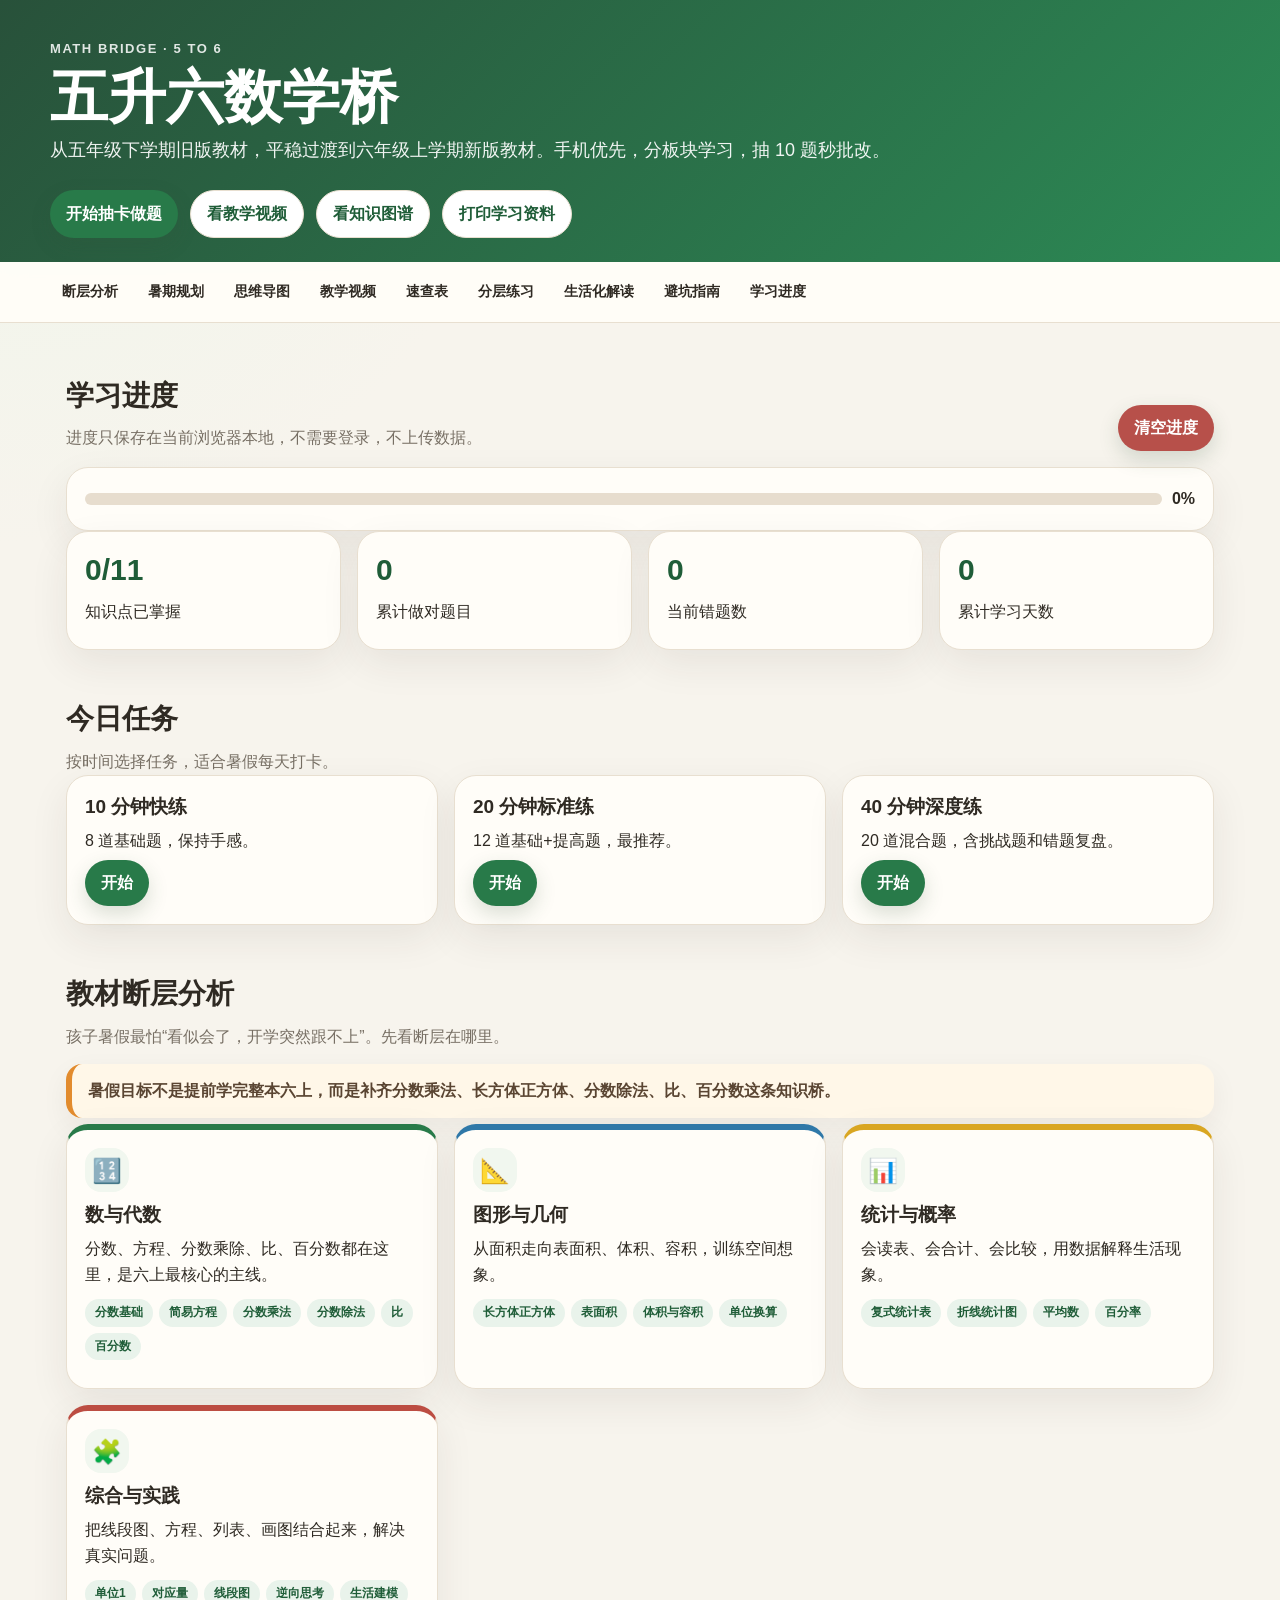
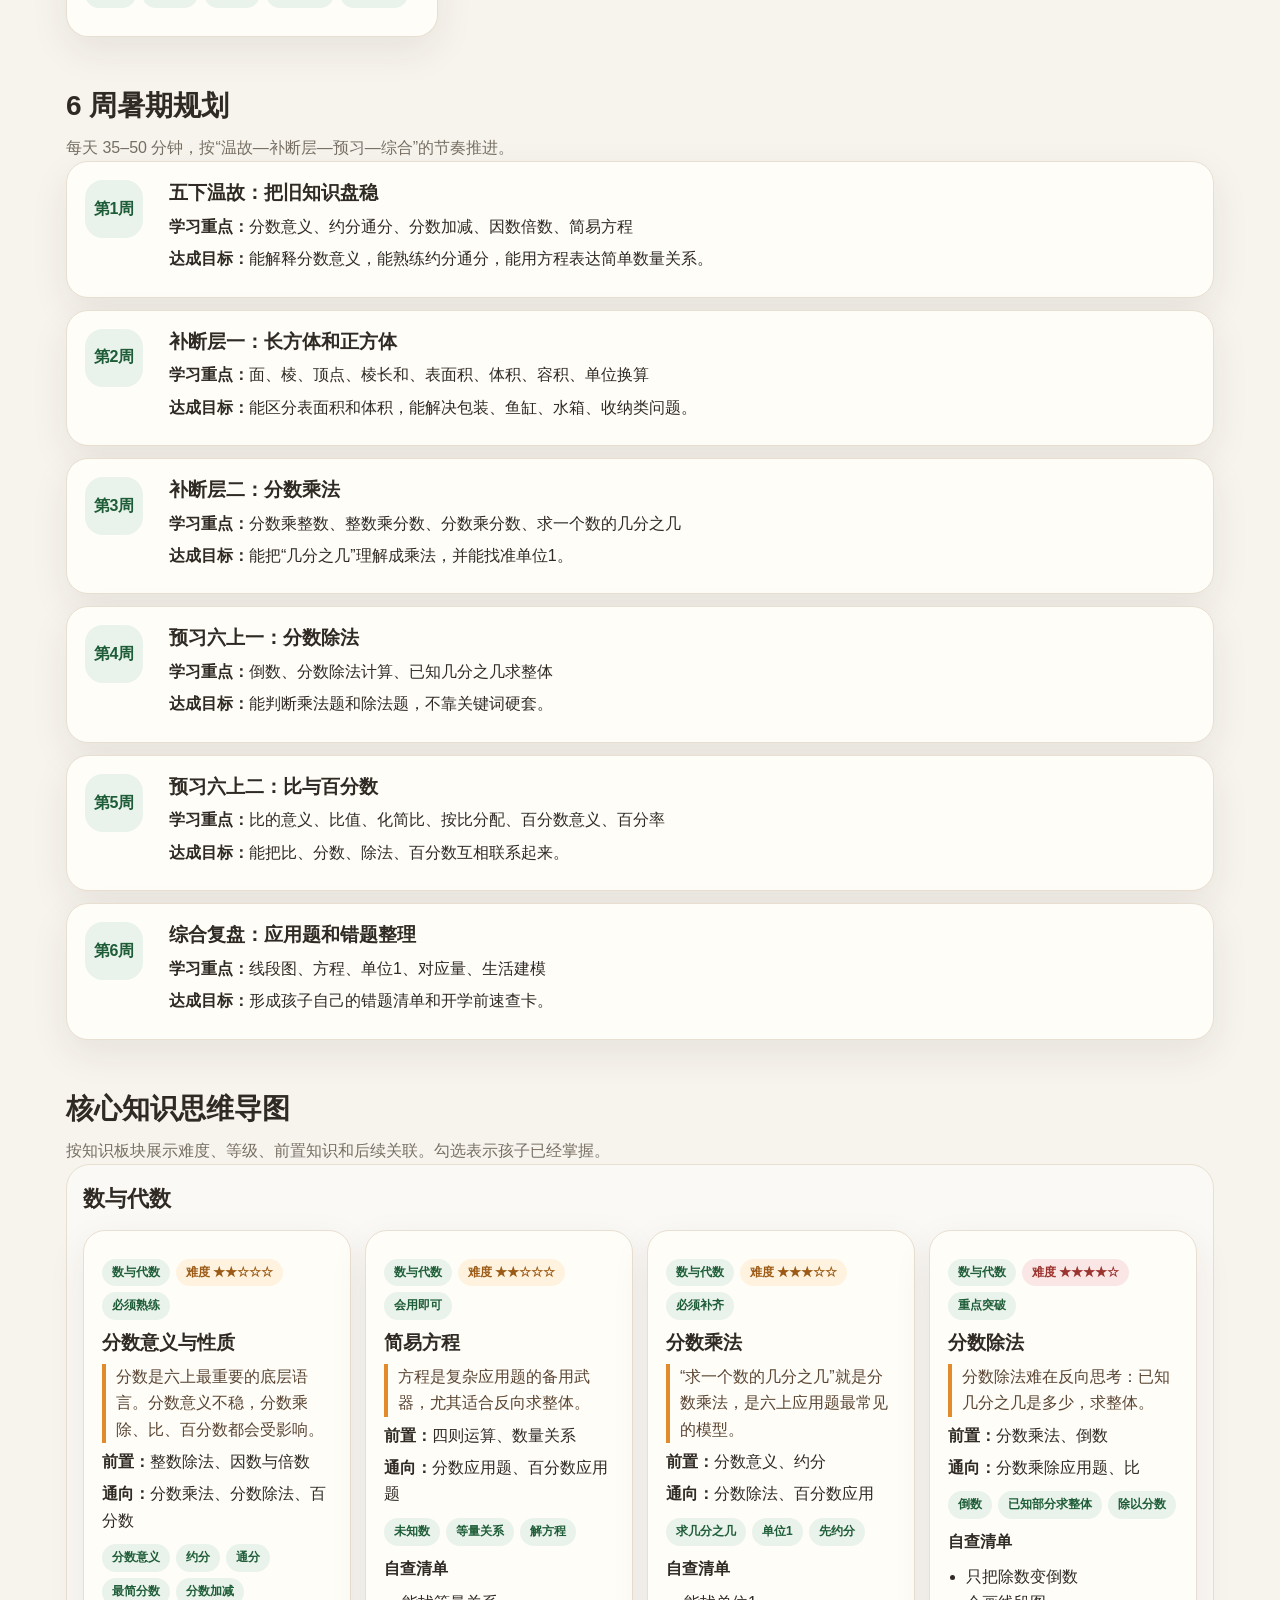
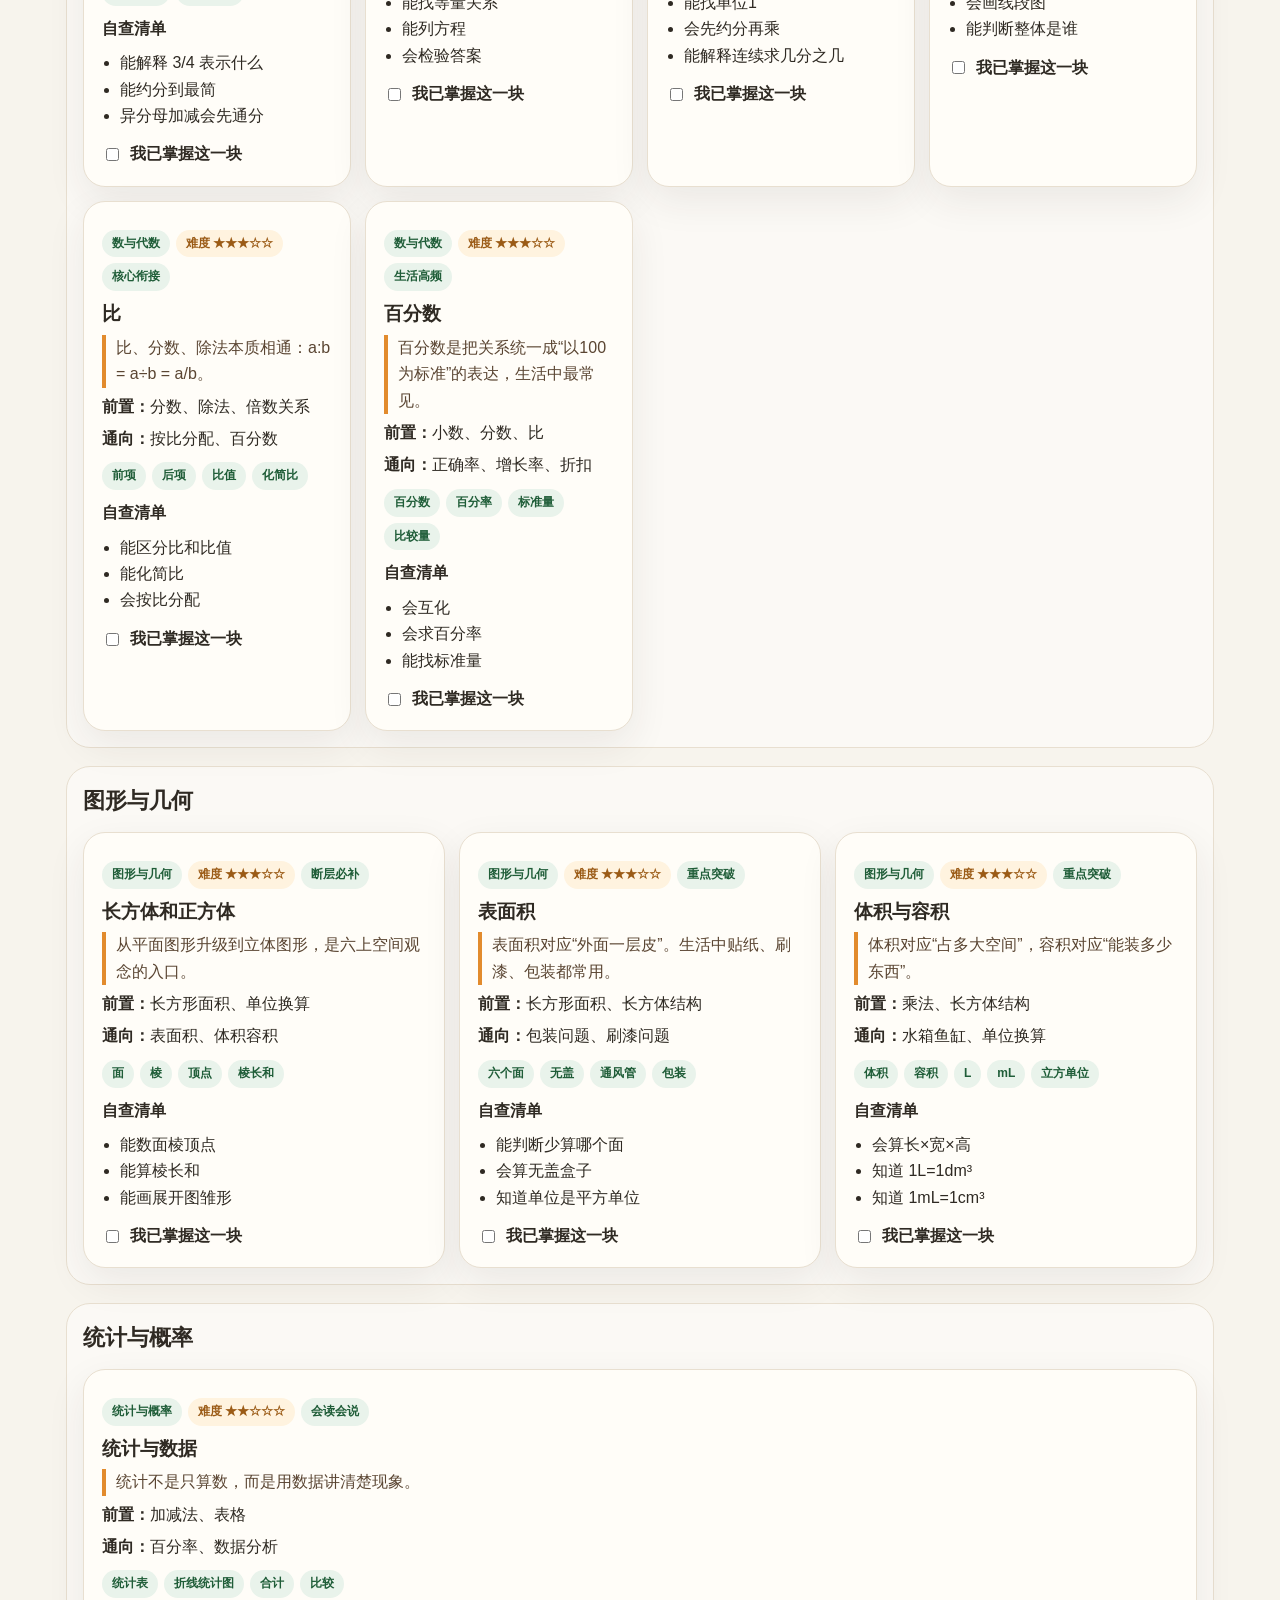
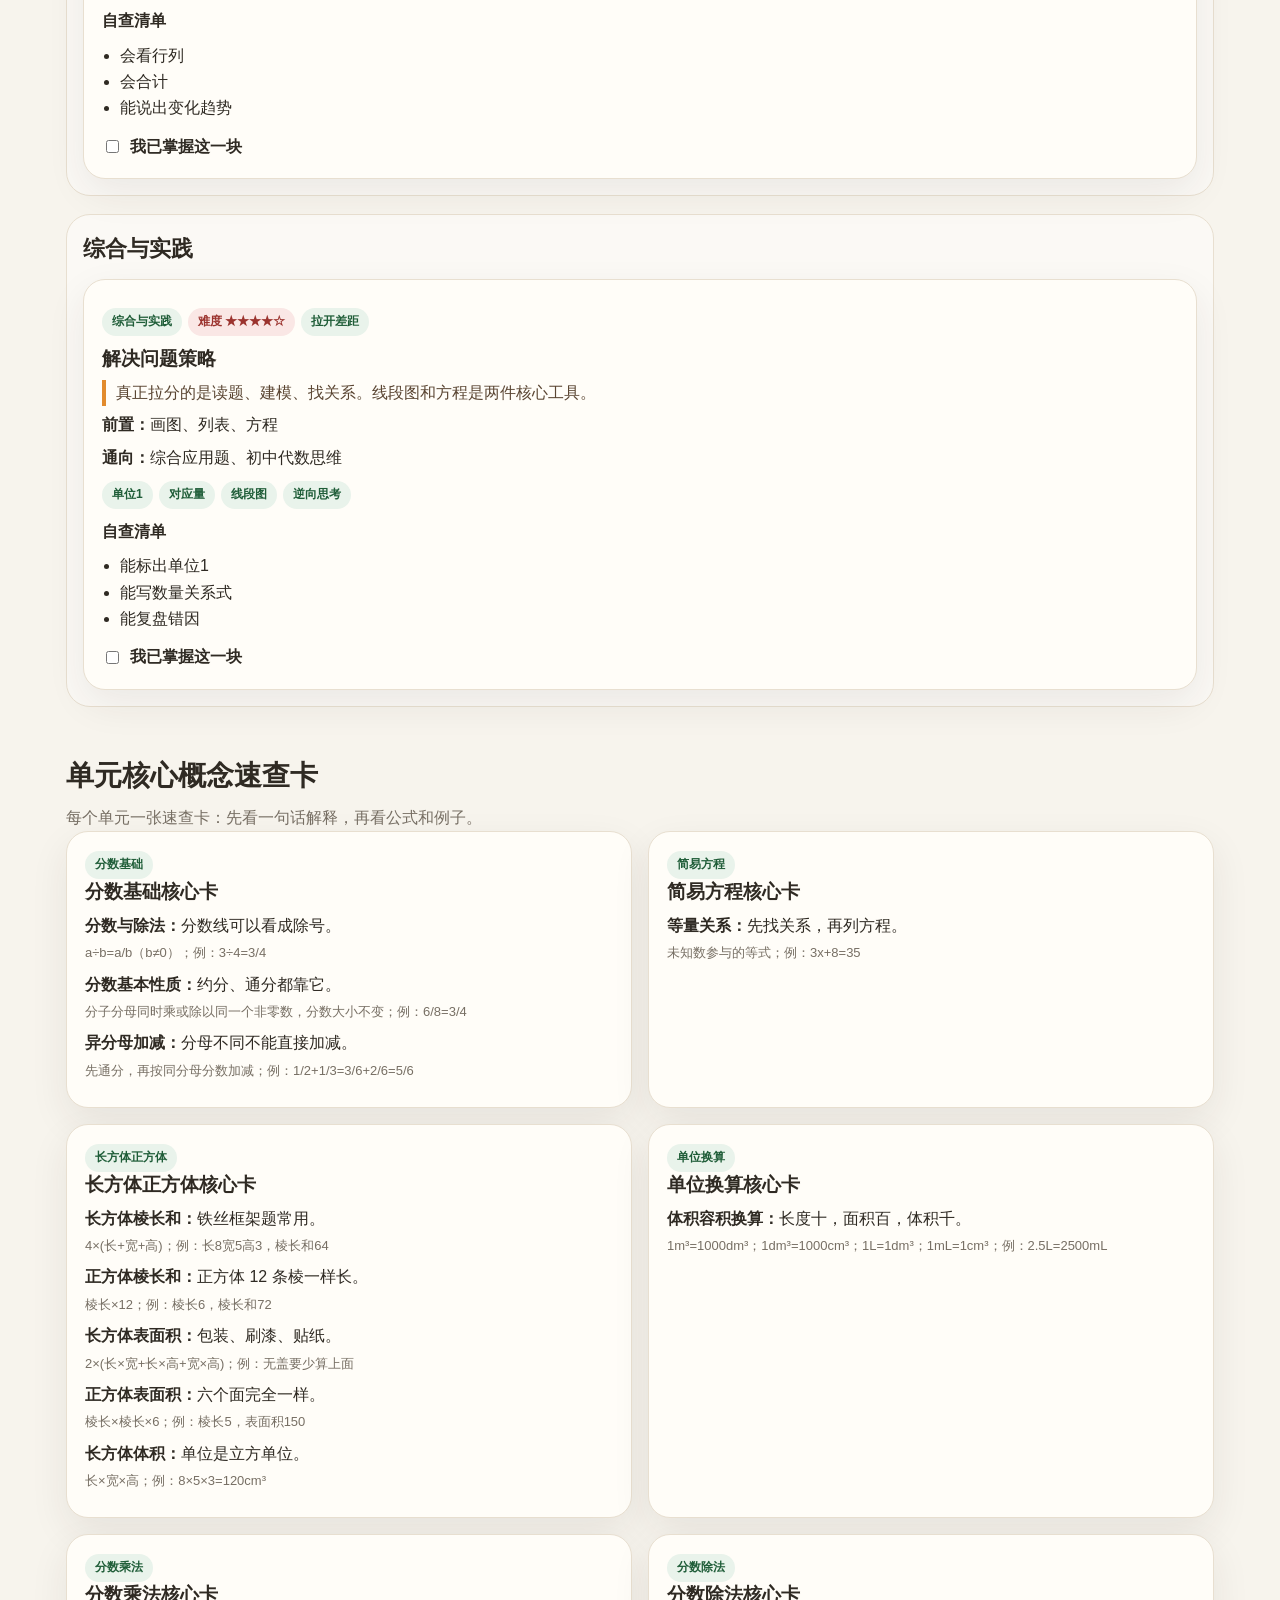
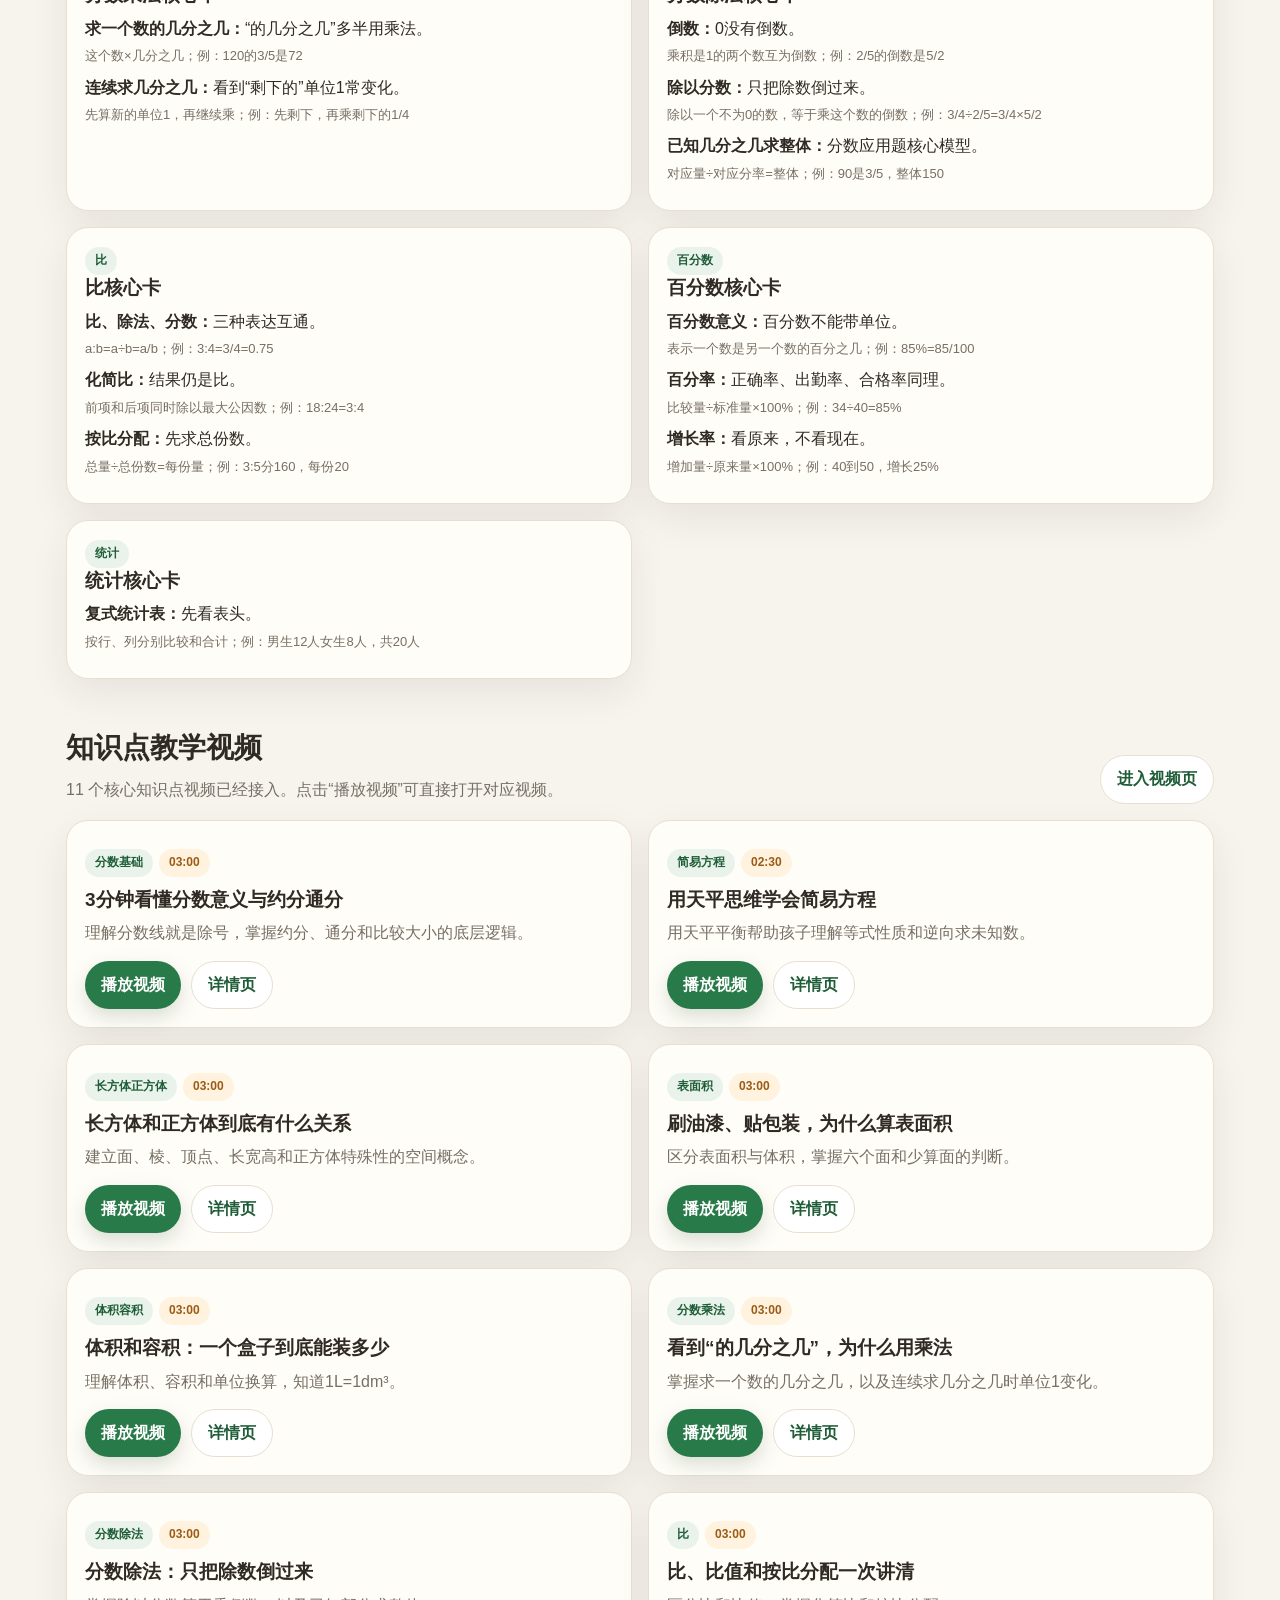
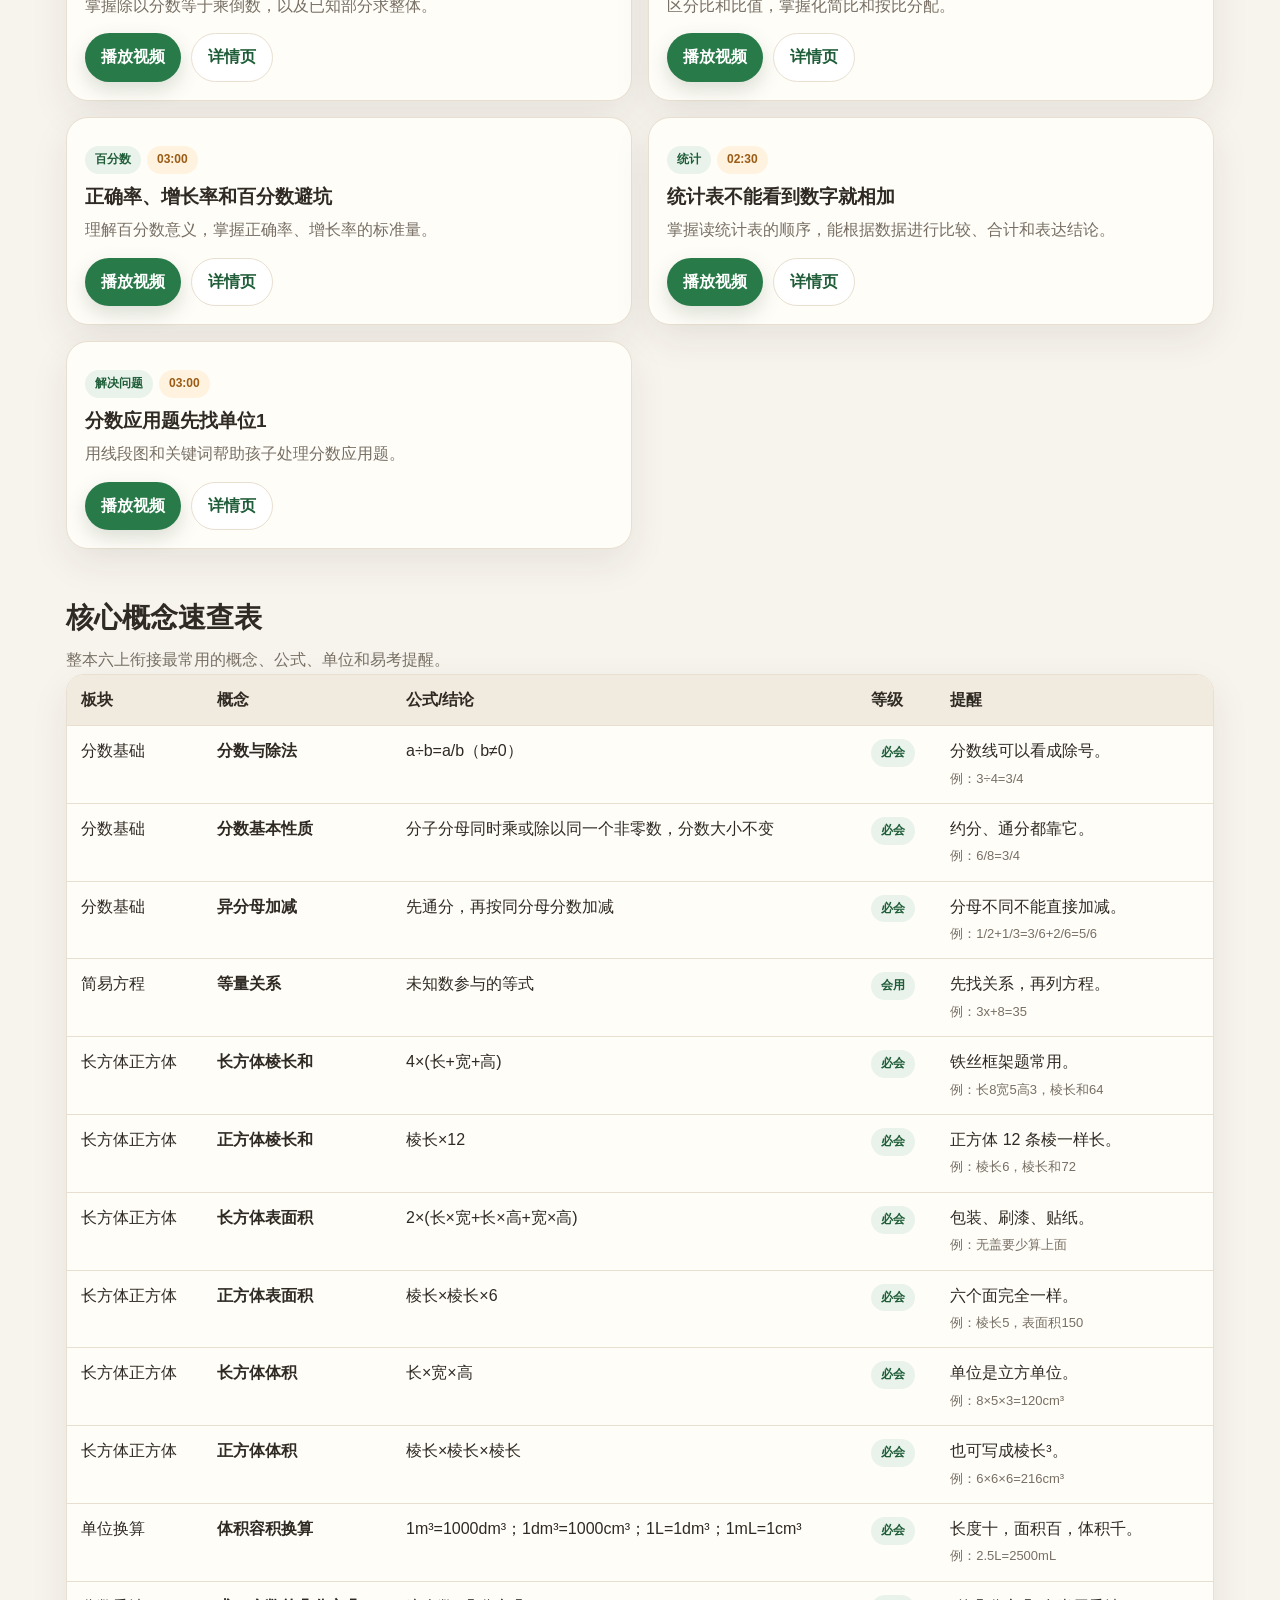
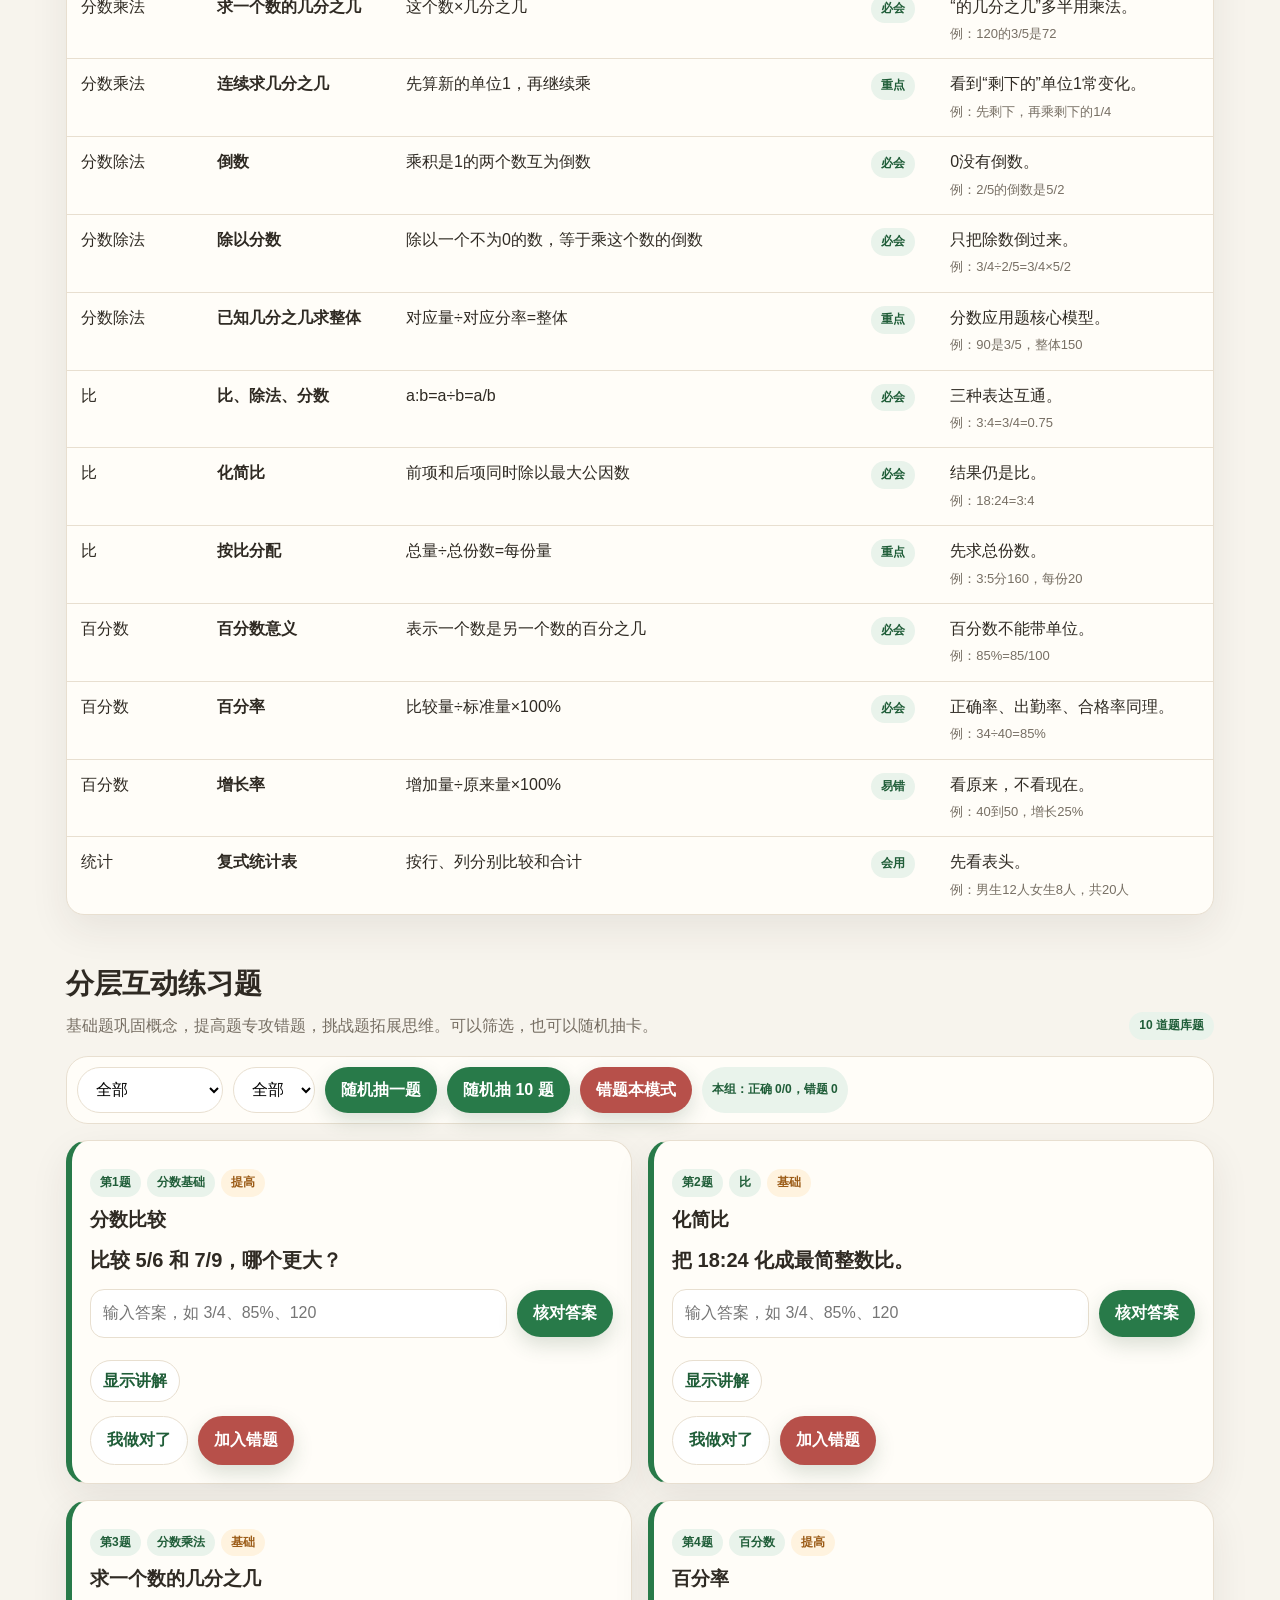
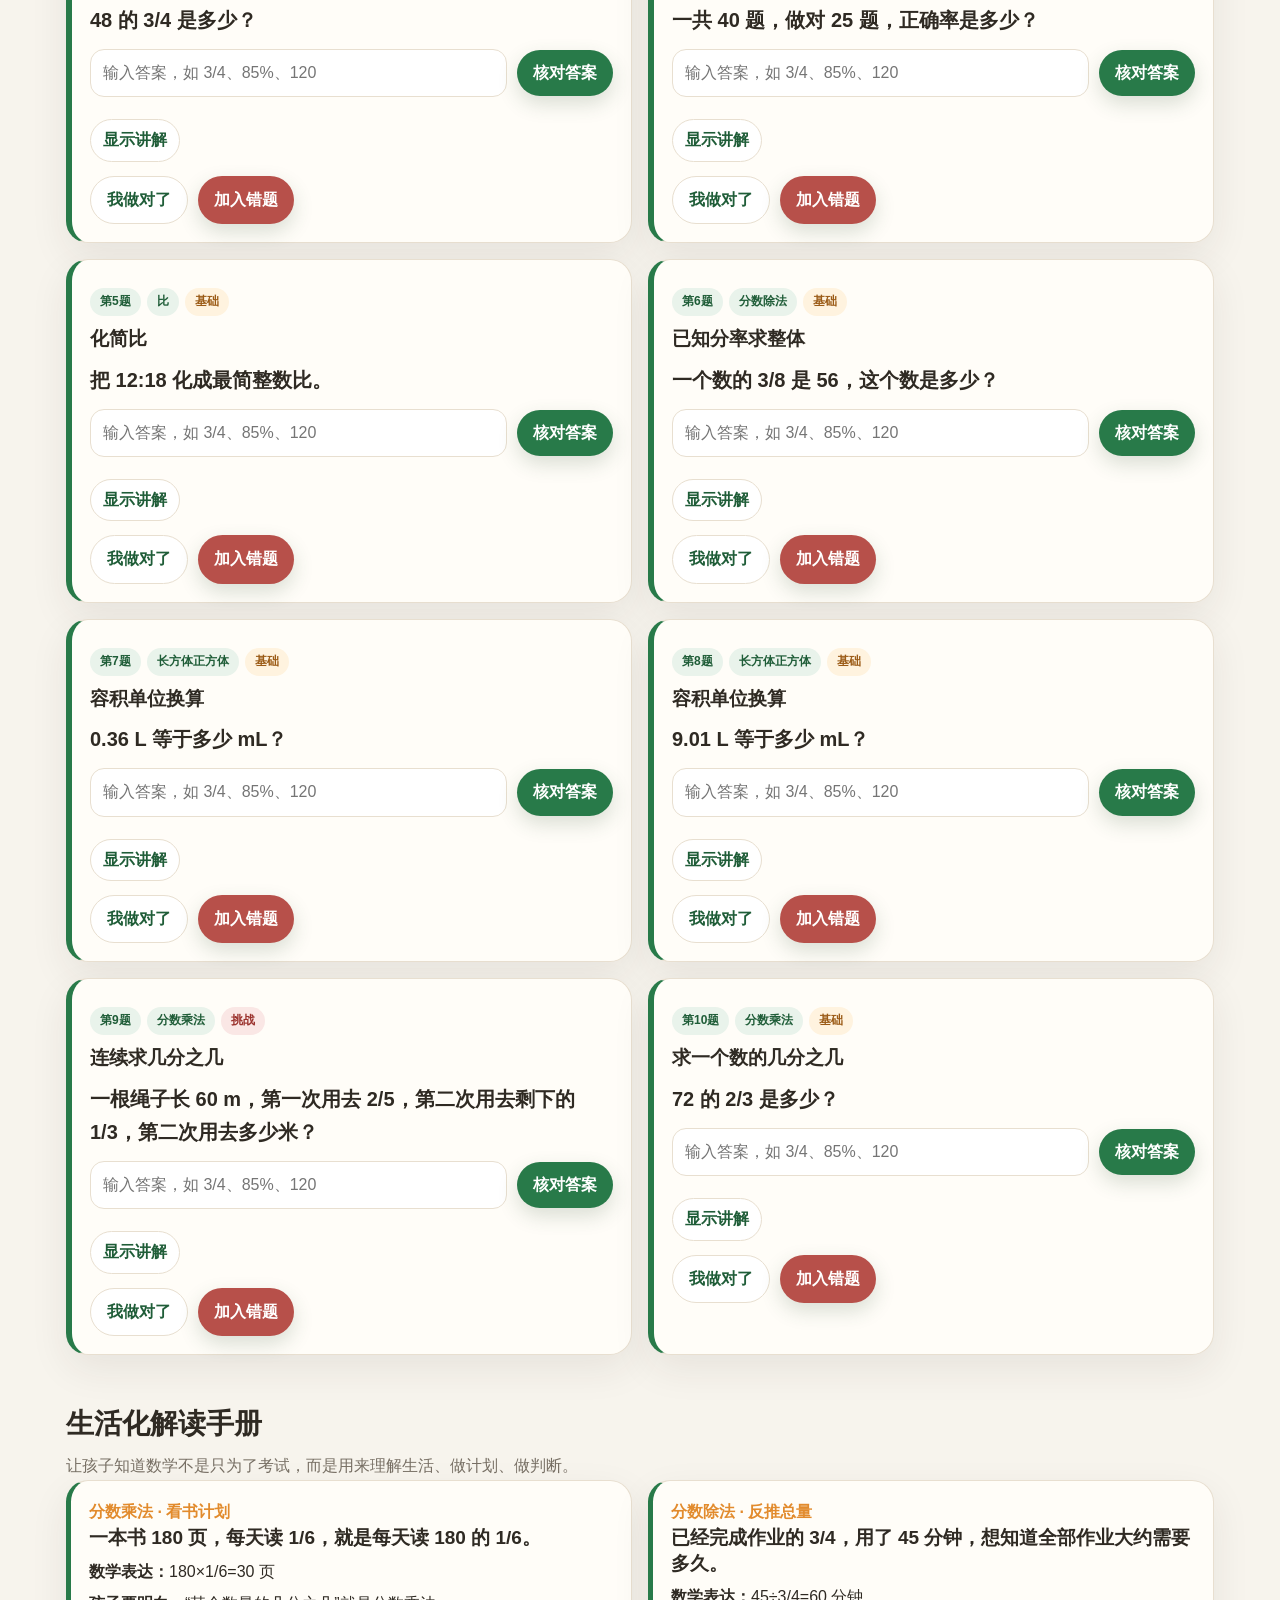
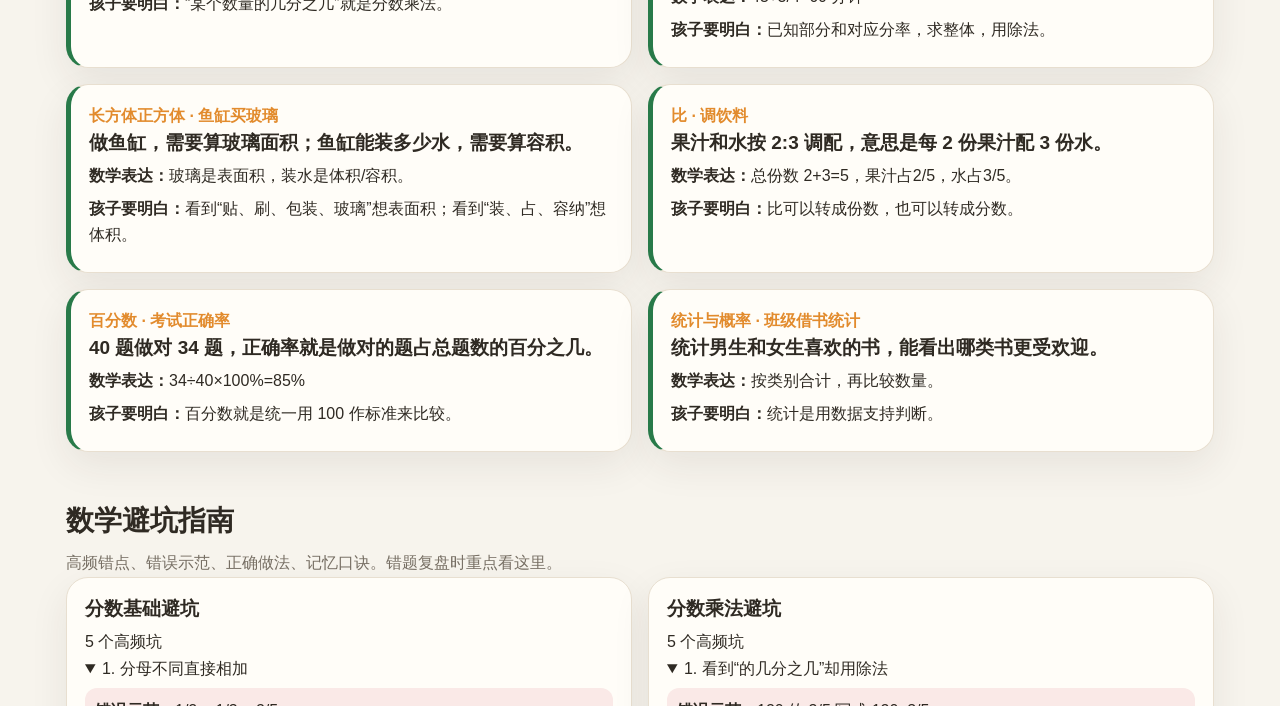
<file: index.html>
<!doctype html>
<html lang="zh-CN">
<head>
  <meta charset="utf-8">
  <meta name="viewport" content="width=device-width, initial-scale=1">
  <meta http-equiv="refresh" content="0; url=web/index.html">
  <title>五升六数学桥</title>
</head>
<body>
  <p>正在打开五升六数学桥……如果没有自动跳转，请点击 <a href="web/index.html">web/index.html</a>。</p>
</body>
</html>
</file>
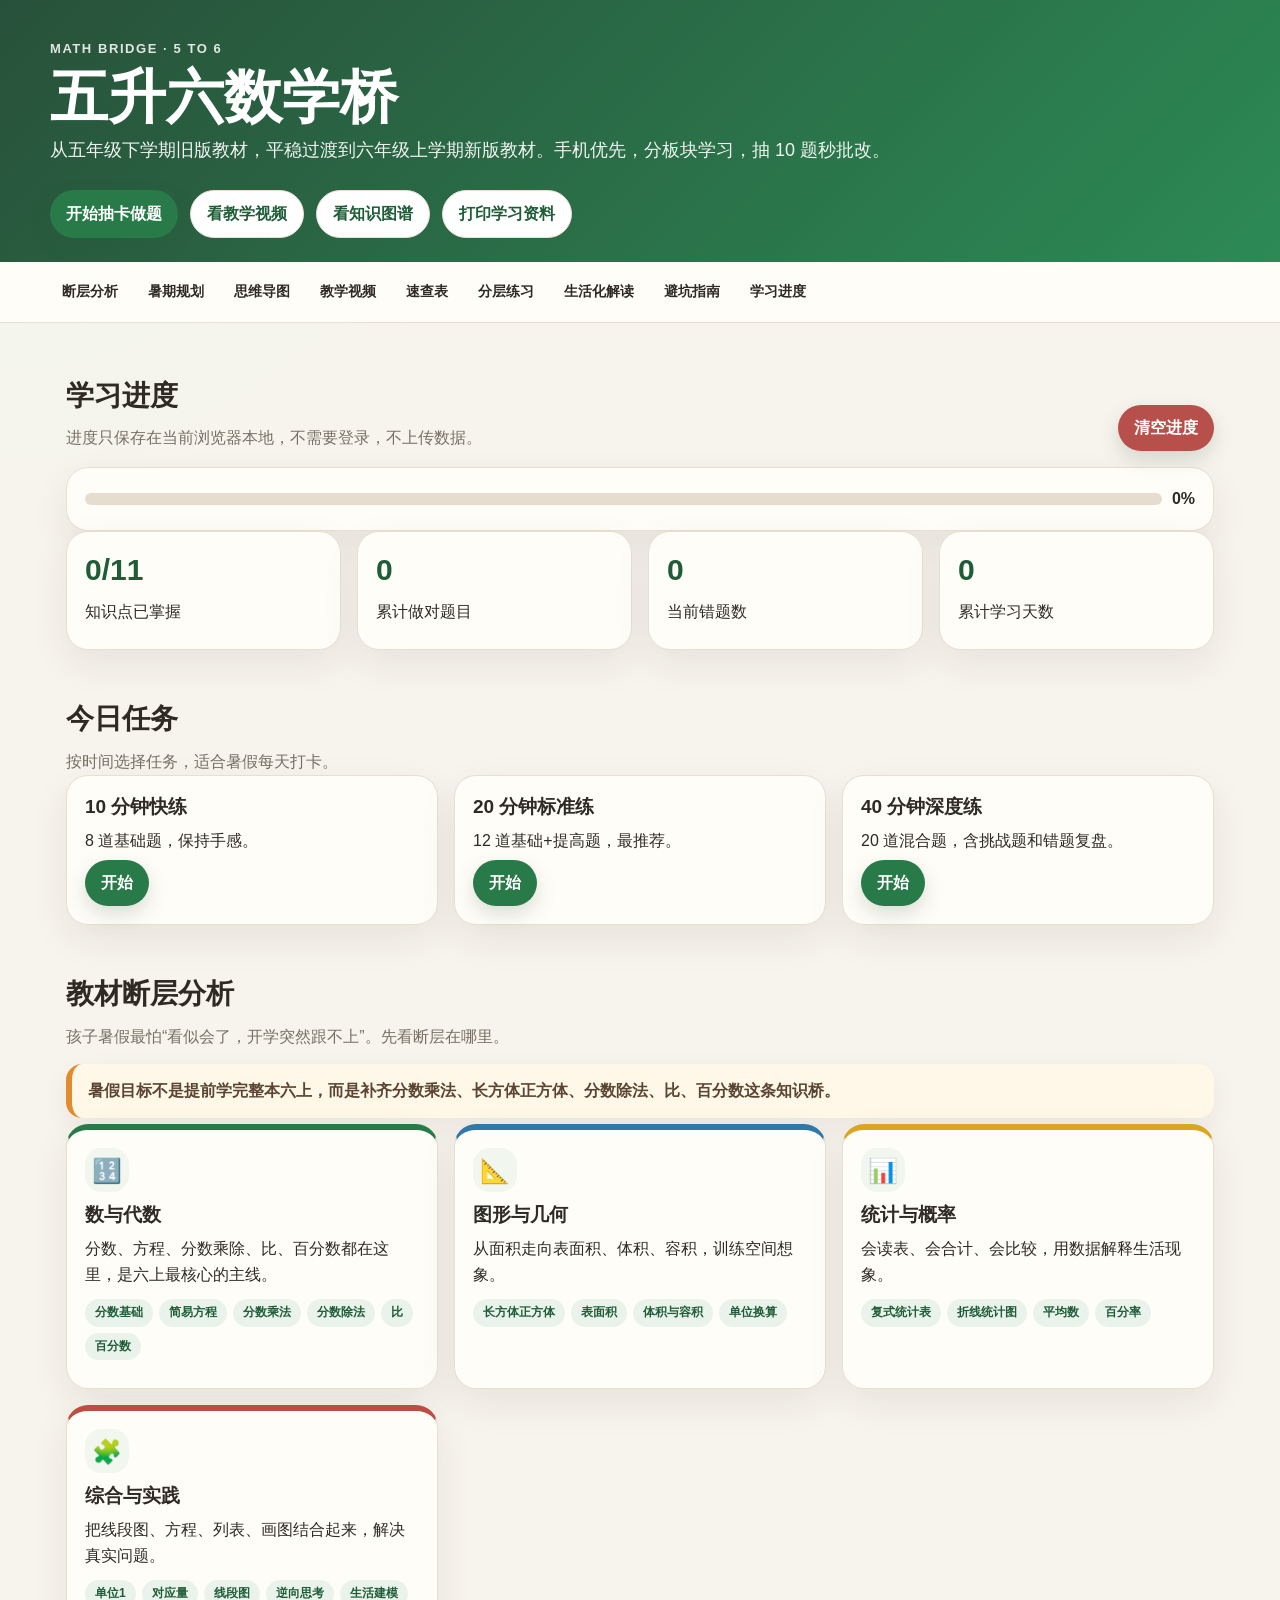
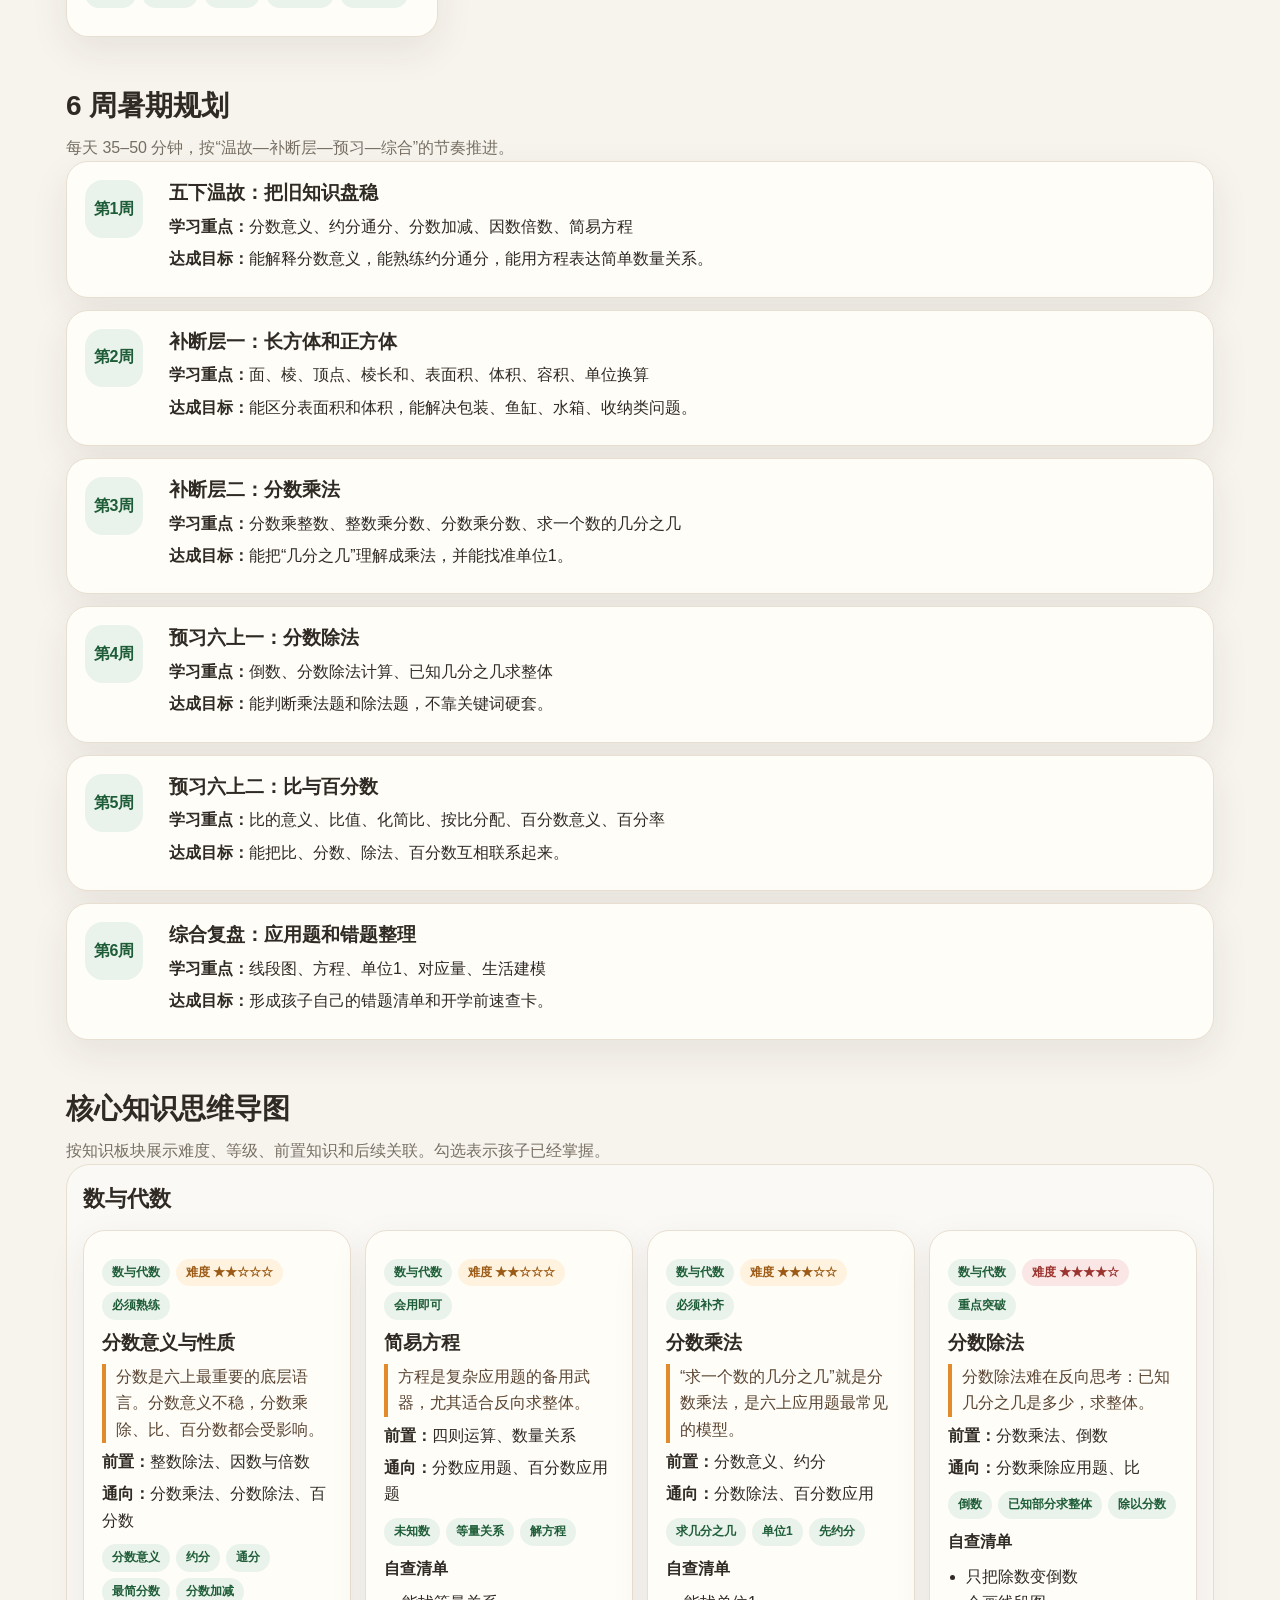
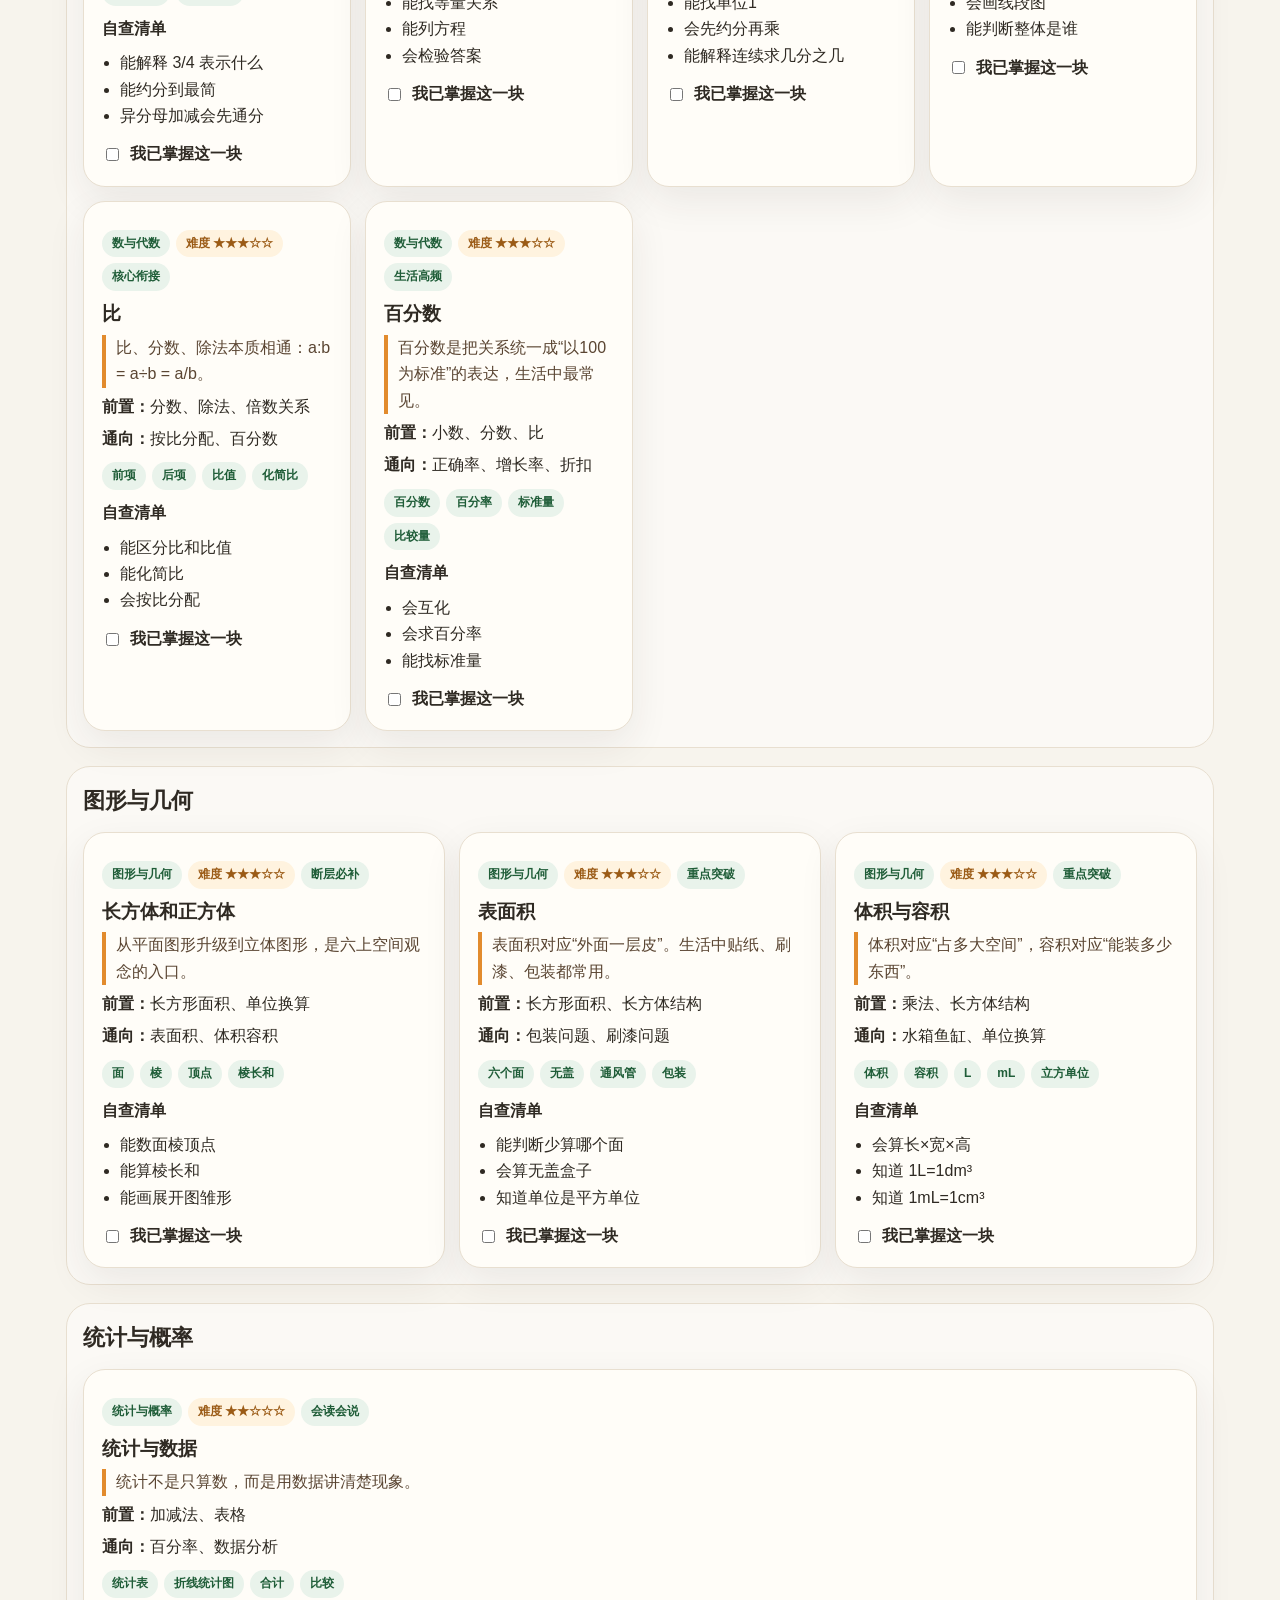
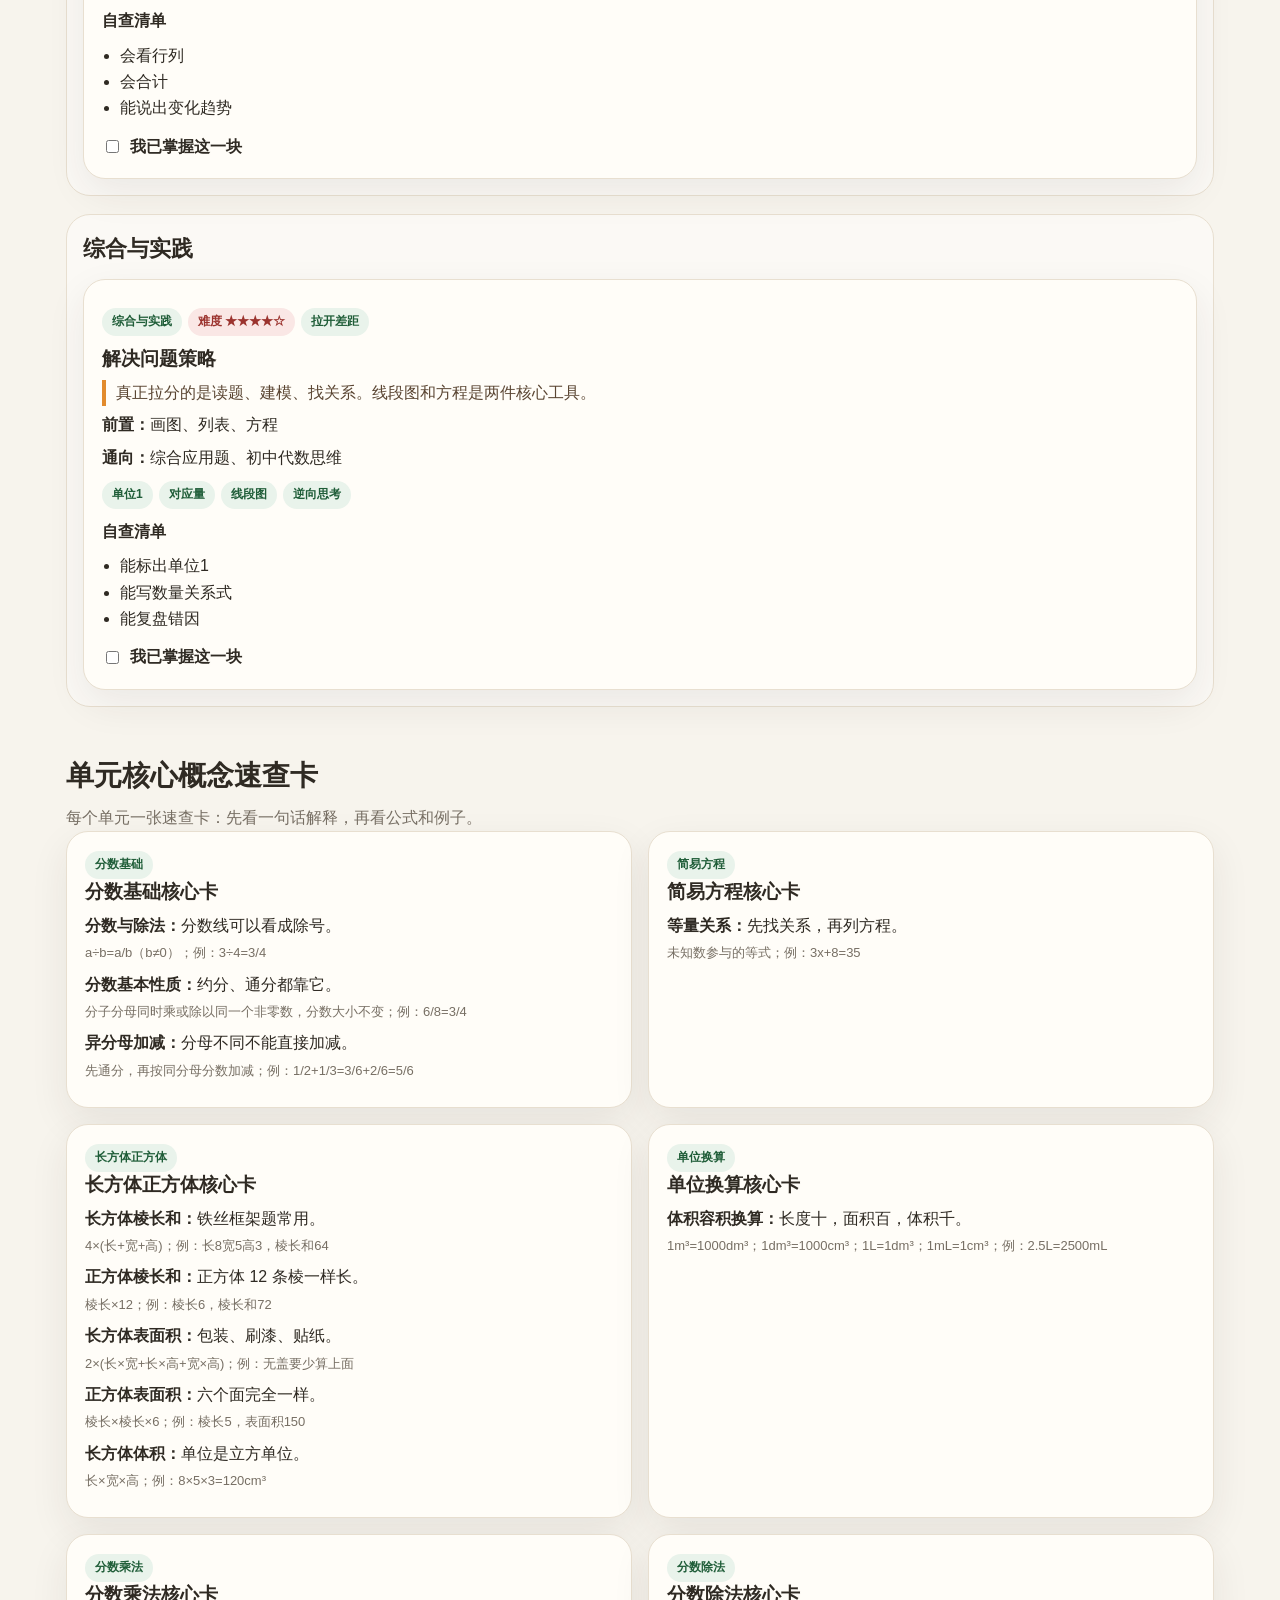
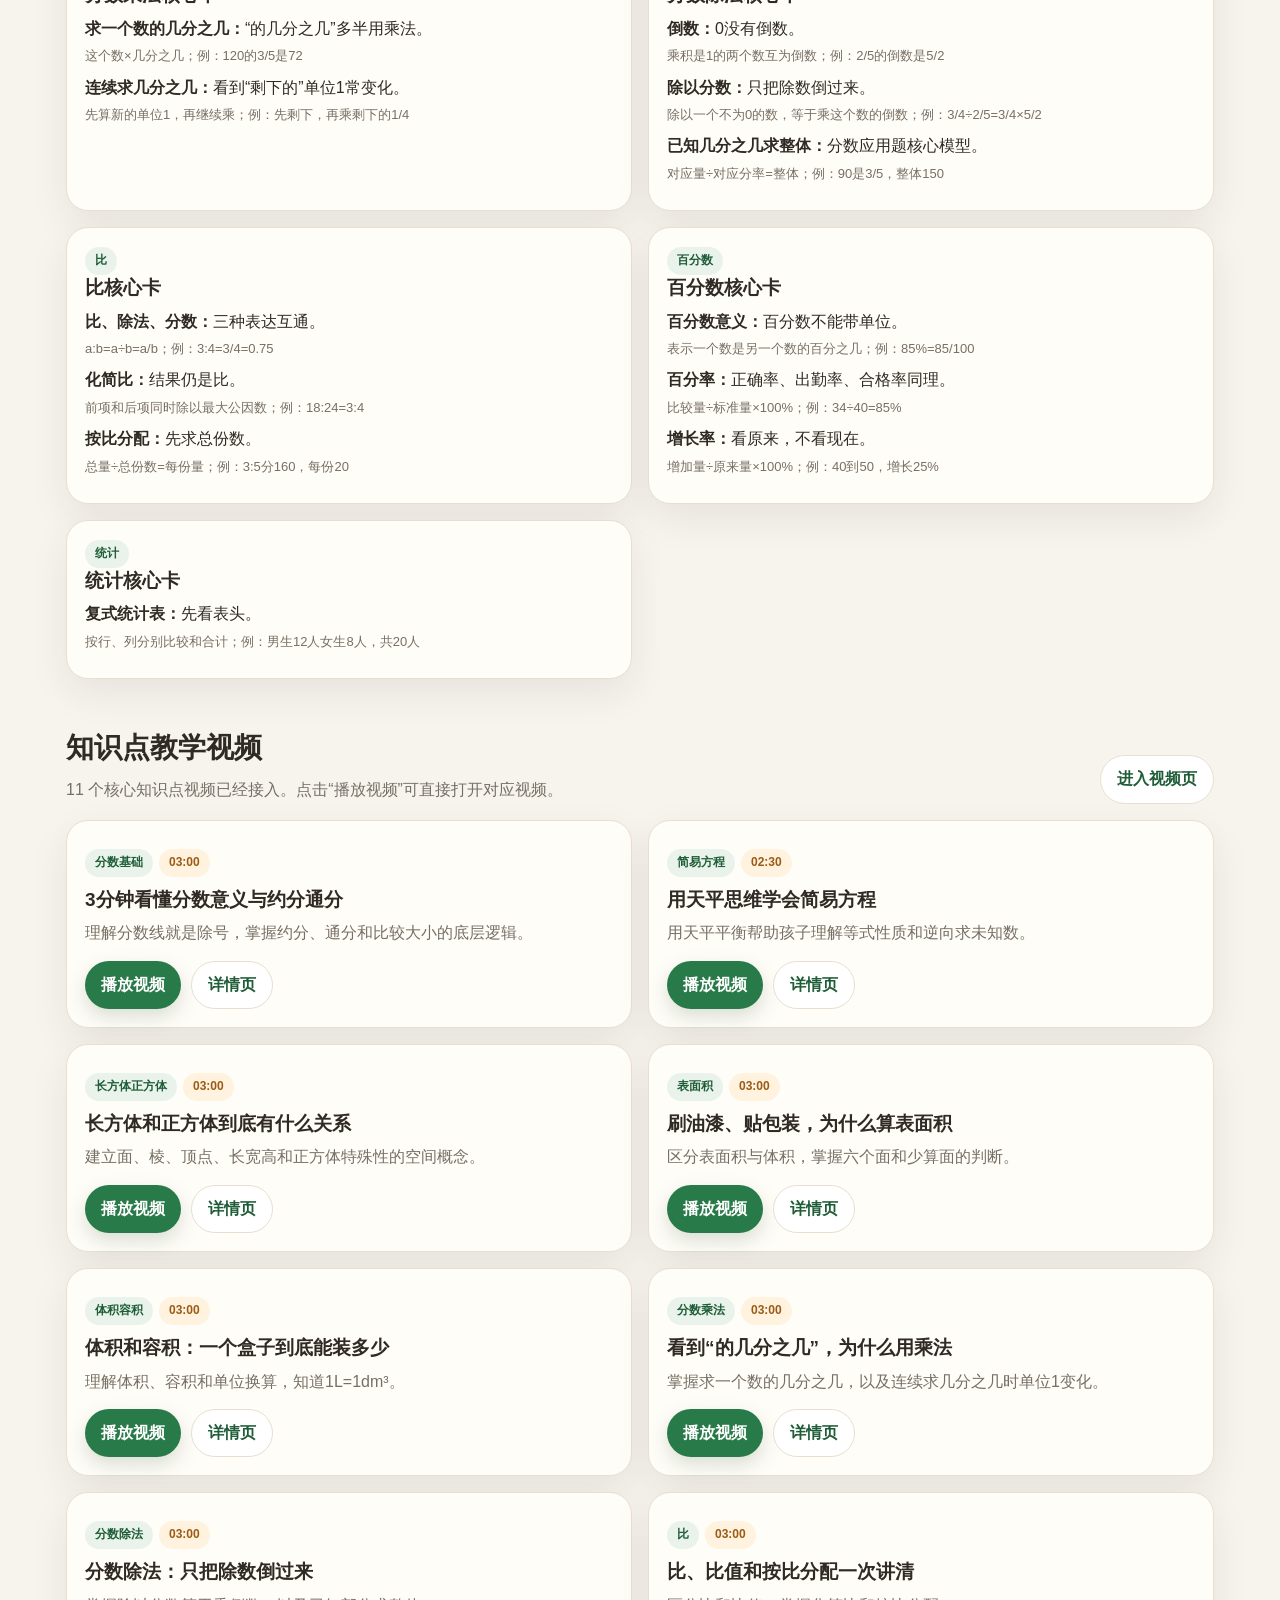
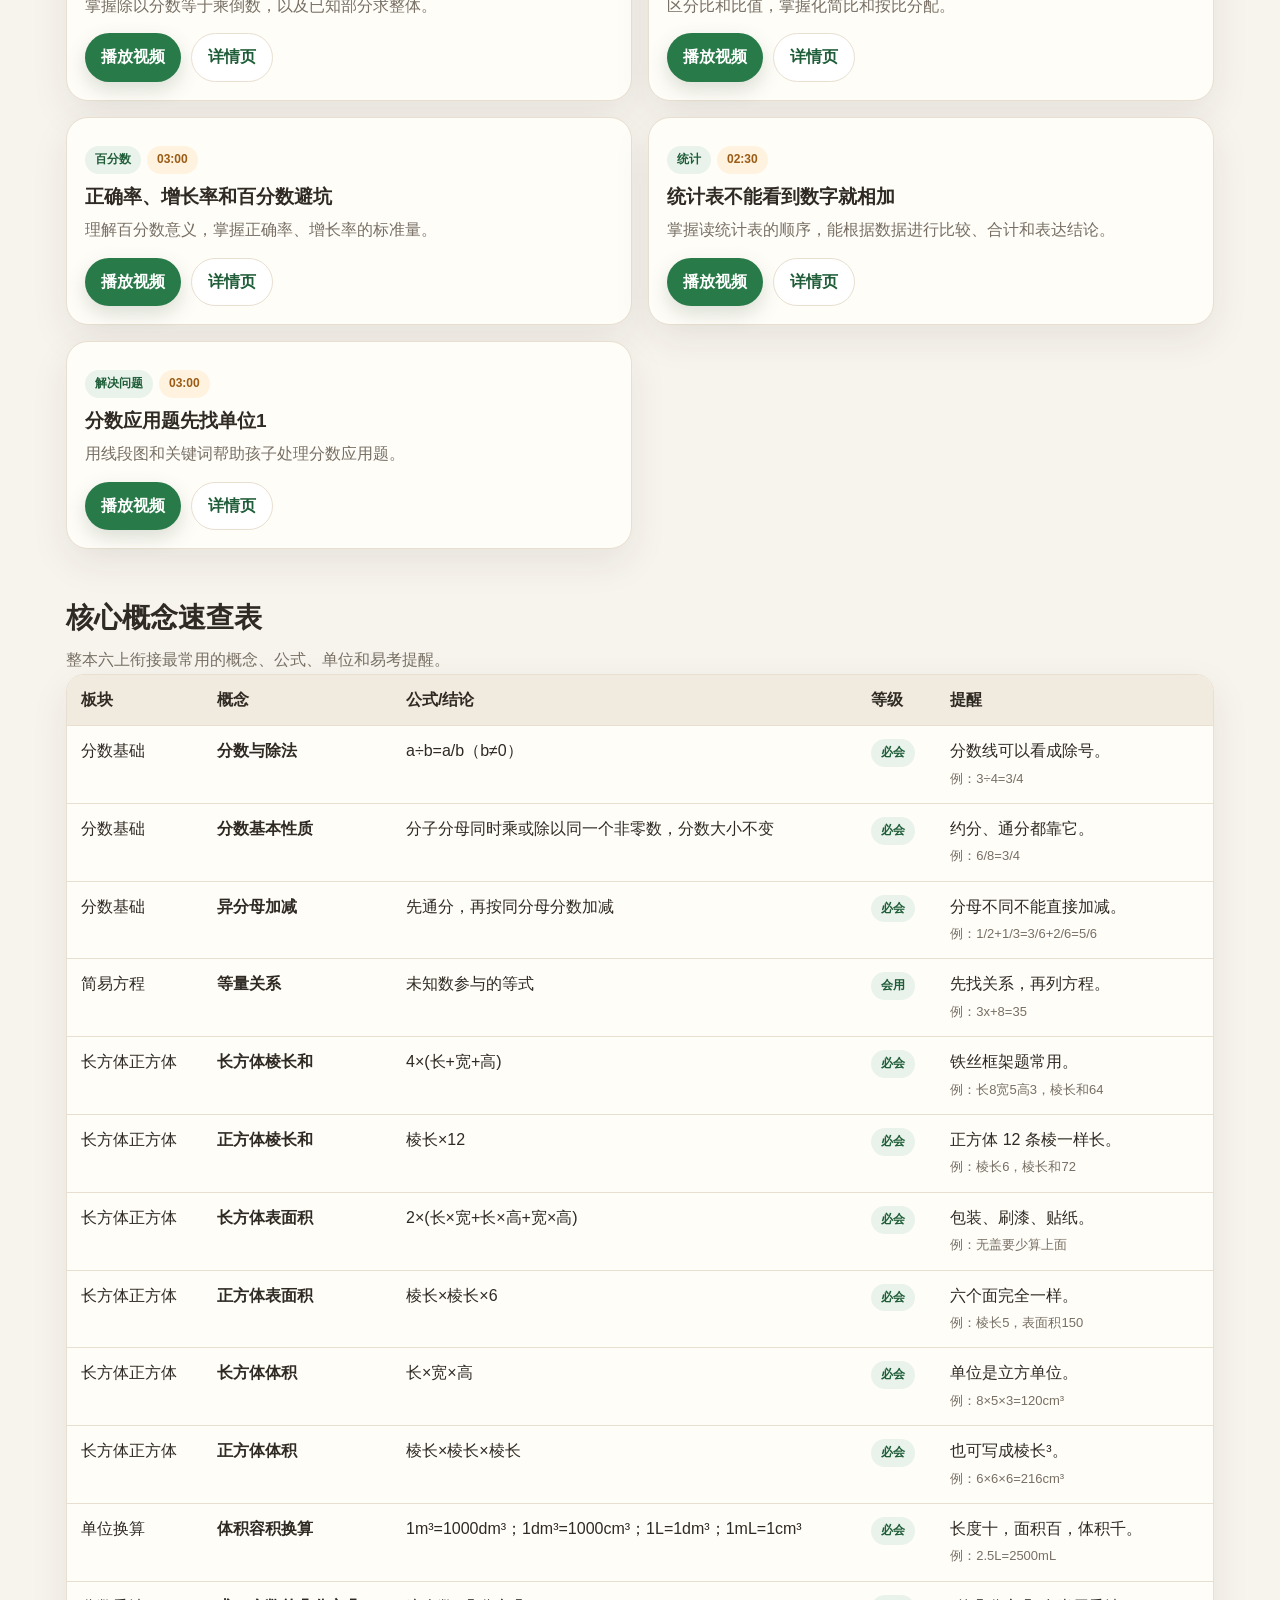
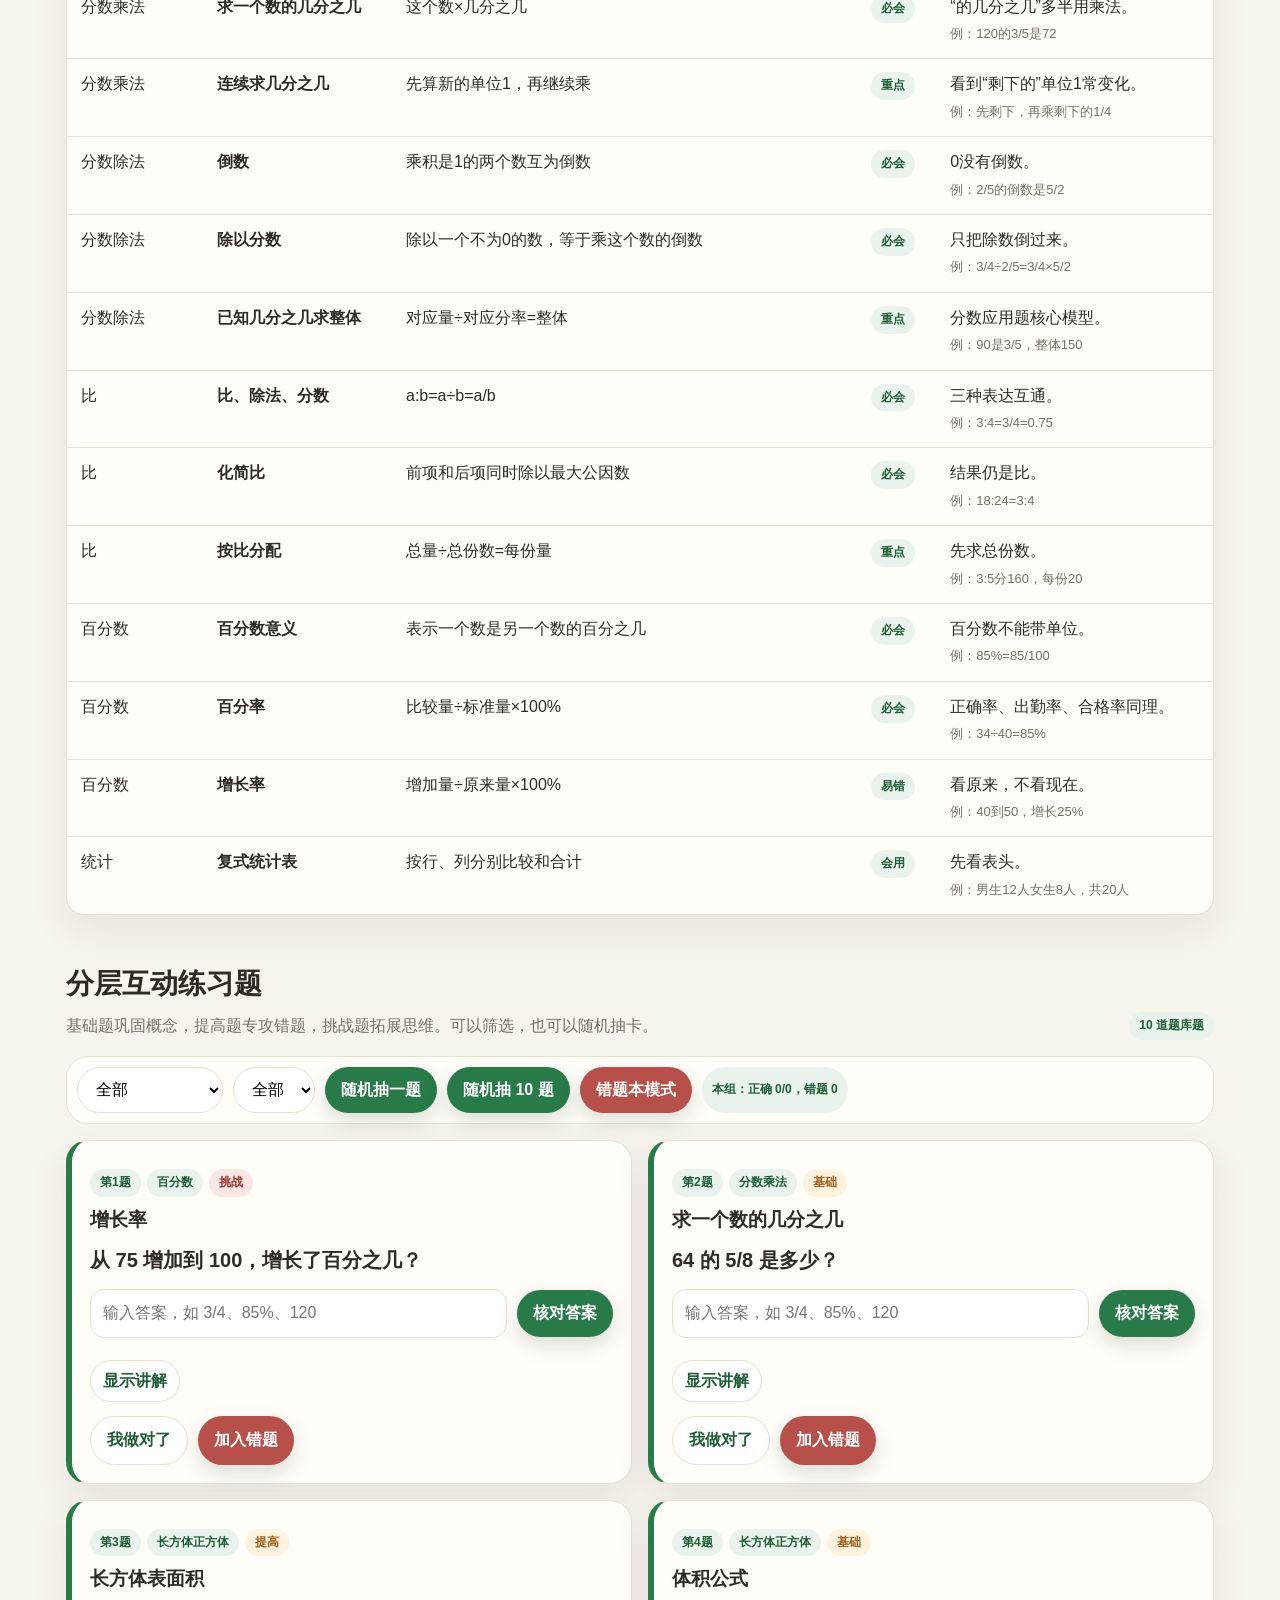
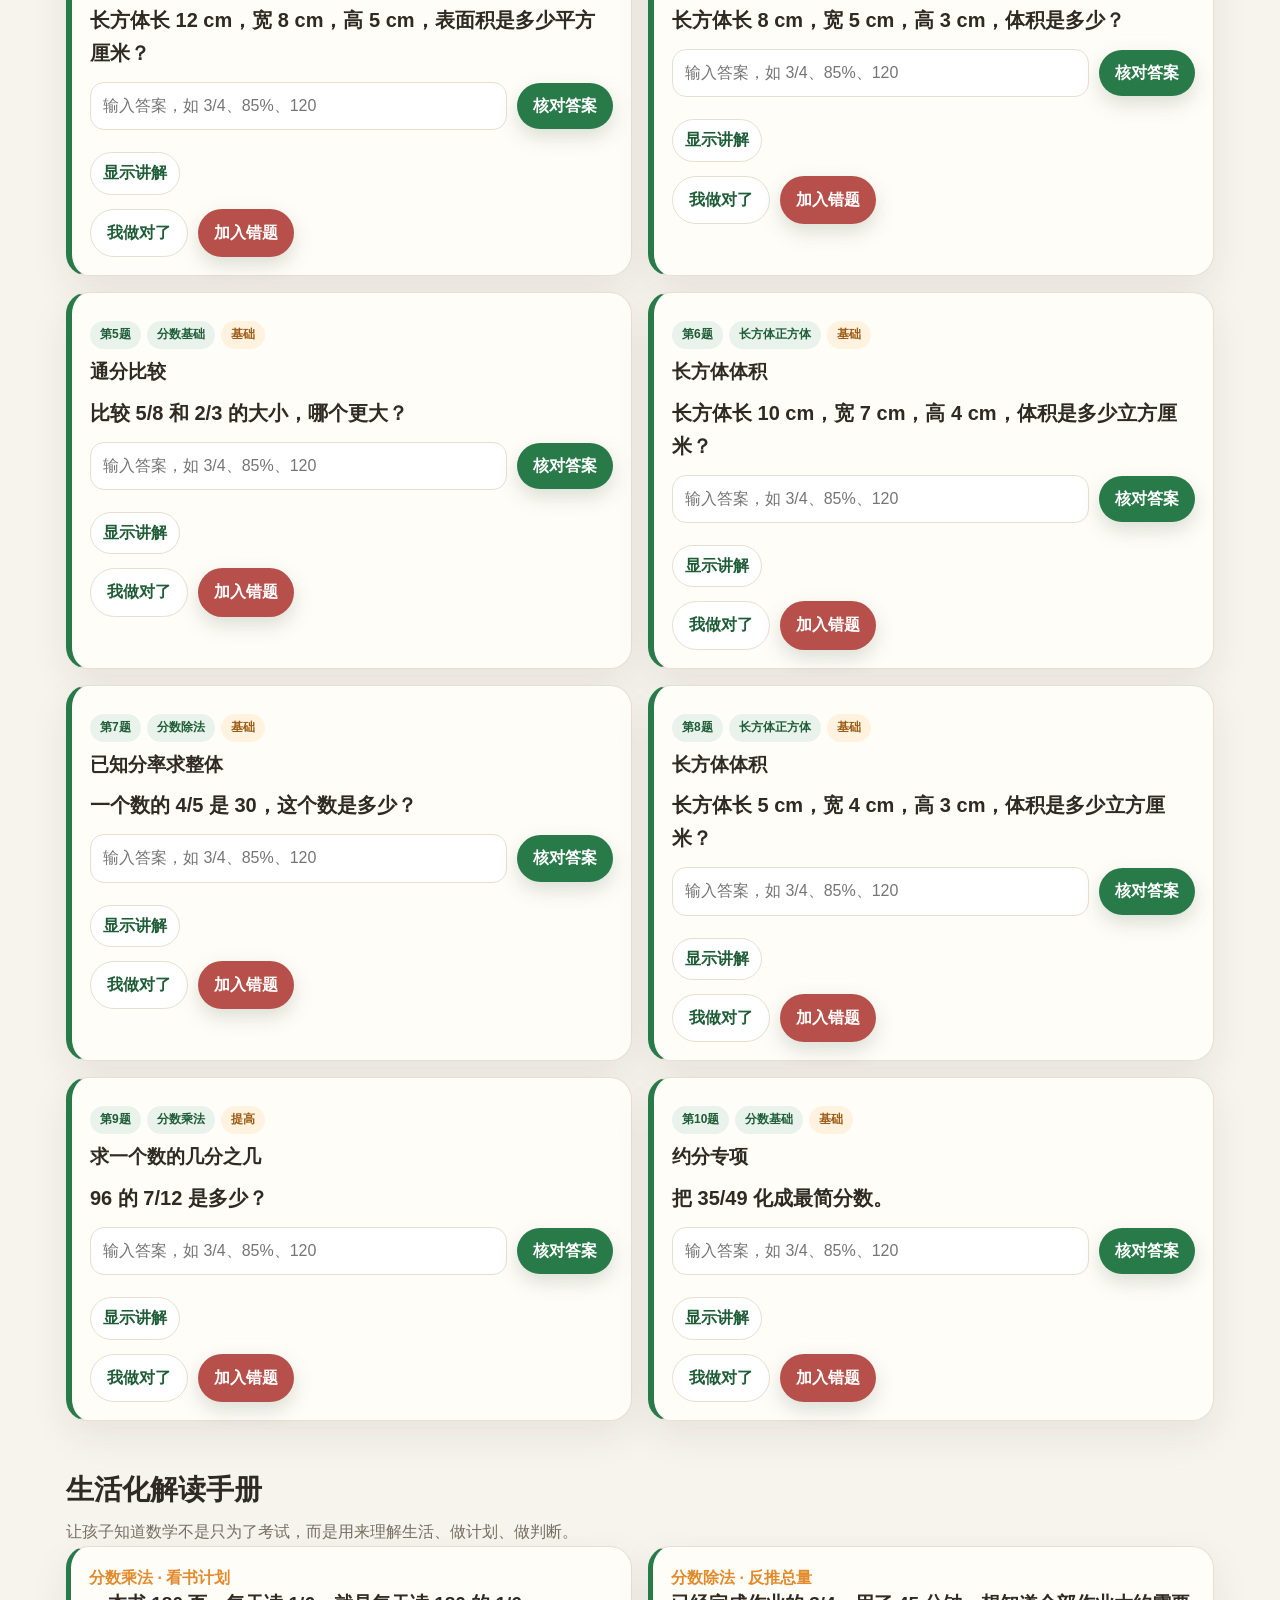
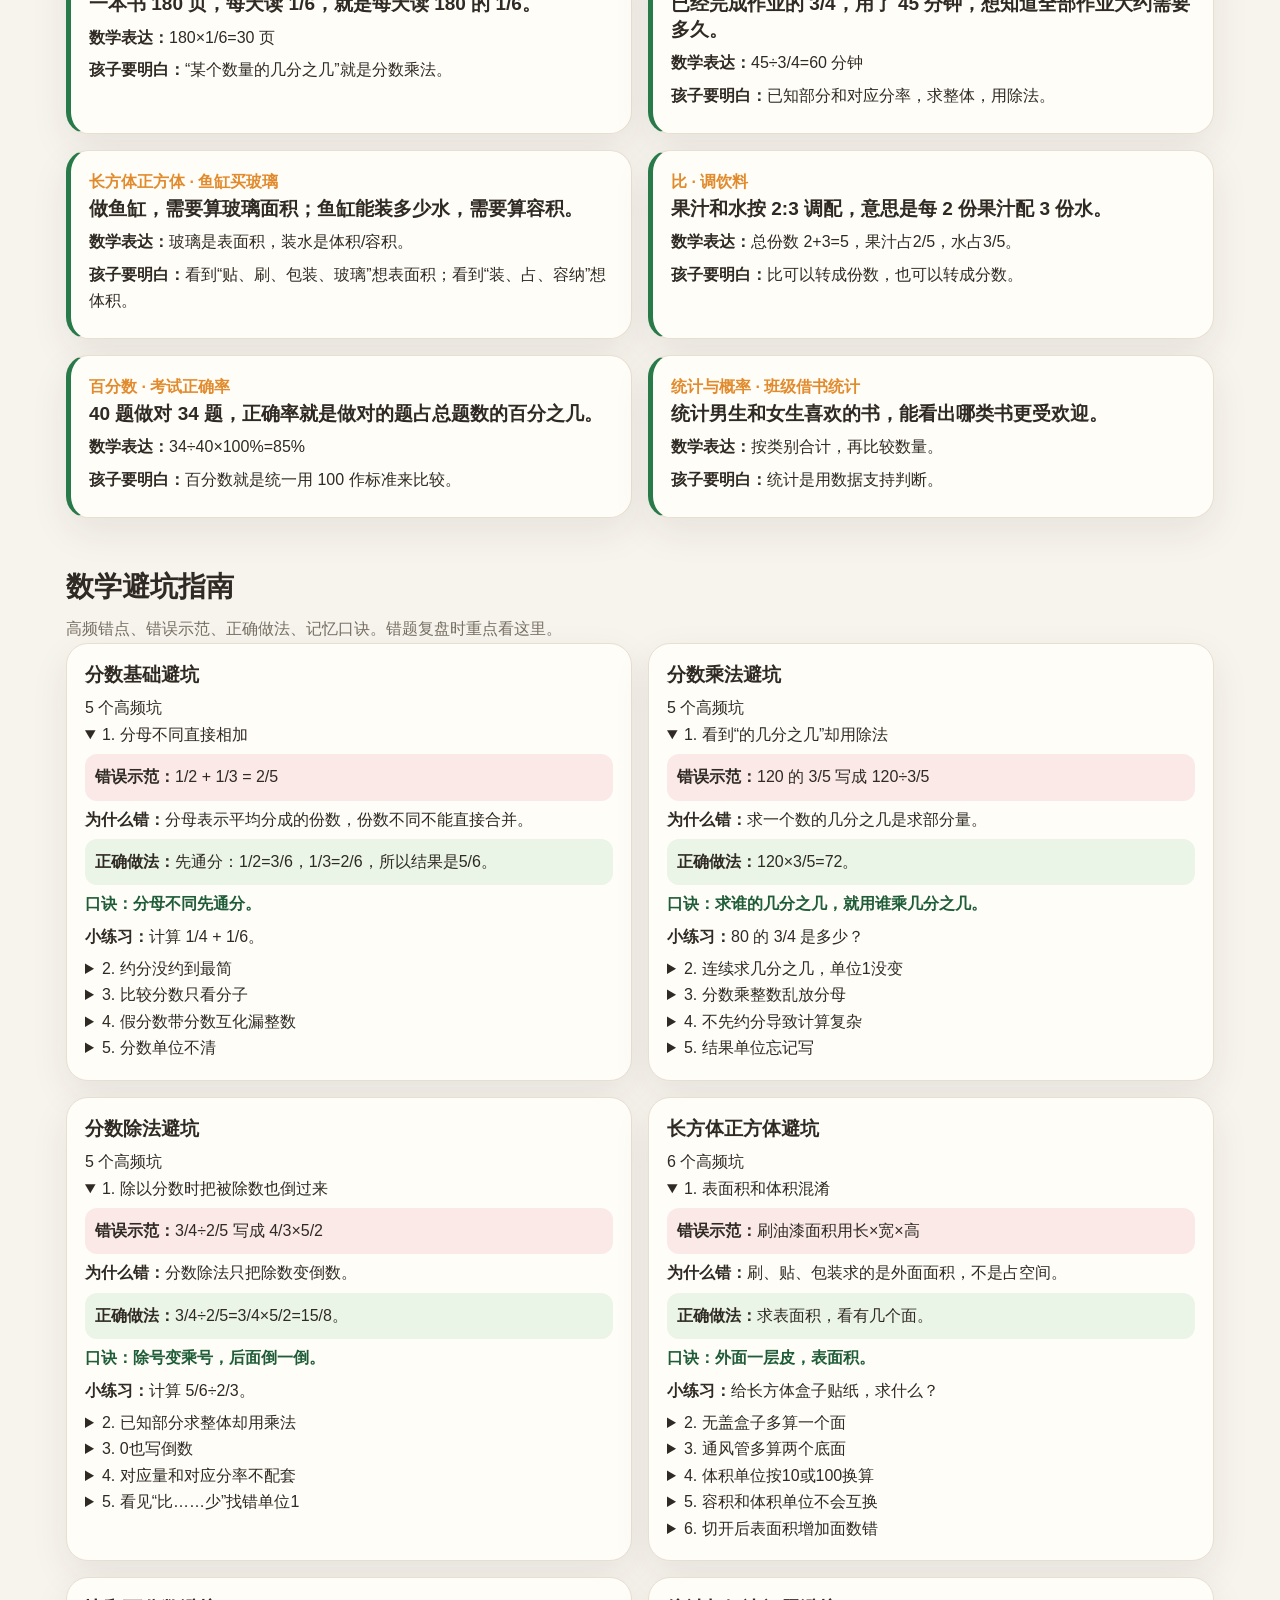
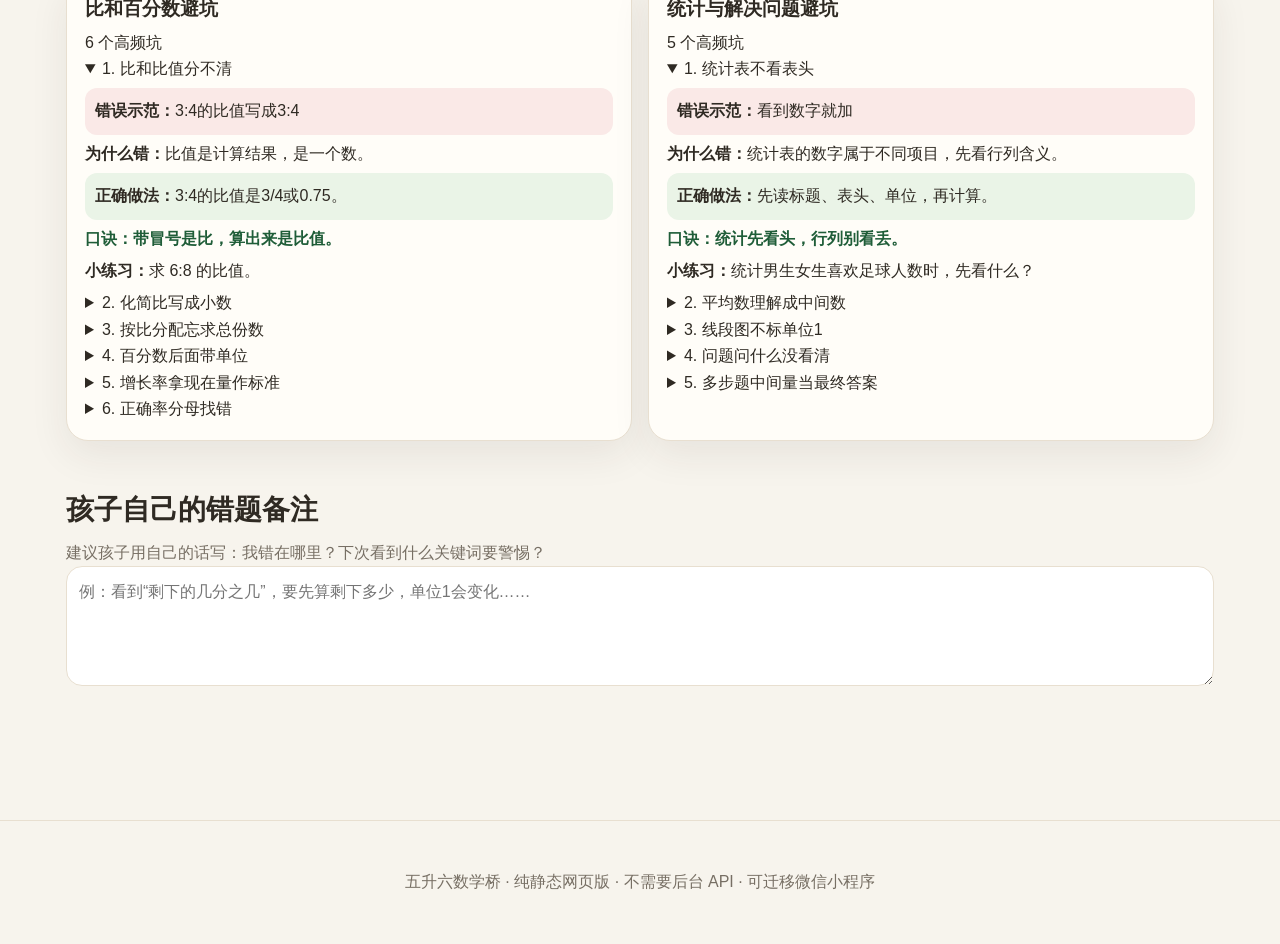
<file: web/index.html>
<!doctype html>
<html lang="zh-CN">
<head>
  <meta charset="utf-8">
  <meta name="viewport" content="width=device-width, initial-scale=1">
  <title>五升六数学桥｜暑期衔接自学工具</title>
  <meta name="description" content="江苏小学数学五升六暑期衔接：知识图谱、公式速查、分层练习、生活化解读、避坑指南。">
  <link rel="stylesheet" href="css/style.css?v=0.4.1">
</head>
<body>
  <header class="app-header">
    <div class="header-inner">
      <div class="eyebrow">MATH BRIDGE · 5 TO 6</div>
      <h1>五升六数学桥</h1>
      <p class="subtitle">从五年级下学期旧版教材，平稳过渡到六年级上学期新版教材。手机优先，分板块学习，抽 10 题秒批改。</p>
      <div class="header-actions">
        <a class="btn" href="#practice">开始抽卡做题</a>
        <a class="btn secondary" href="#map">看知识图谱</a>
        <button class="btn secondary" id="printBtn">打印学习资料</button>
      </div>
    </div>
  </header>

  <nav class="top-nav">
    <a href="#bridge">断层分析</a>
    <a href="#plan">暑期规划</a>
    <a href="#map">思维导图</a>
    <a href="#formulas">速查表</a>
    <a href="#practice">分层练习</a>
    <a href="#life">生活化解读</a>
    <a href="#pitfalls">避坑指南</a>
    <a href="#progress">学习进度</a>
  </nav>

  <main>
    <section class="section" id="progress">
      <div class="section-head">
        <div>
          <h2>学习进度</h2>
          <p class="section-desc">进度只保存在当前浏览器本地，不需要登录，不上传数据。</p>
        </div>
        <button class="btn warning" id="resetBtn">清空进度</button>
      </div>
      <div class="card progress-wrap">
        <div class="progress-bar"><span id="progressBar"></span></div>
        <strong id="progressText">0%</strong>
      </div>
      <div class="grid auto" id="dashboard"></div>
    </section>

    <section class="section" id="bridge">
      <h2>教材断层分析</h2>
      <p class="section-desc">孩子暑假最怕“看似会了，开学突然跟不上”。先看断层在哪里。</p>
      <div class="grid three" id="bridgeCards"></div>
    </section>

    <section class="section" id="plan">
      <h2>6 周暑期规划</h2>
      <p class="section-desc">每天 35–50 分钟，按“温故—补断层—预习—综合”的节奏推进。</p>
      <div class="timeline" id="weeklyPlan"></div>
    </section>

    <section class="section" id="map">
      <h2>核心知识思维导图</h2>
      <p class="section-desc">按知识板块展示难度、等级、前置知识和后续关联。勾选表示孩子已经掌握。</p>
      <div class="map-grid" id="knowledgeMap"></div>
    </section>

    <section class="section" id="formulas">
      <h2>核心概念速查表</h2>
      <p class="section-desc">整本六上衔接最常用的概念、公式、单位和易考提醒。</p>
      <div class="table-wrap">
        <table>
          <thead><tr><th>板块</th><th>概念</th><th>公式/结论</th><th>等级</th><th>提醒</th></tr></thead>
          <tbody id="formulaBody"></tbody>
        </table>
      </div>
    </section>

    <section class="section" id="practice">
      <div class="section-head">
        <div>
          <h2>分层互动练习题</h2>
          <p class="section-desc">基础题巩固概念，提高题专攻错题，挑战题拓展思维。可以筛选，也可以随机抽卡。</p>
        </div>
        <span class="badge" id="exerciseCount">0 道题</span>
      </div>
      <div class="filters">
        <select id="moduleFilter" aria-label="选择知识板块"></select>
        <select id="difficultyFilter" aria-label="选择难度"></select>
        <button class="btn" id="randomBtn">随机抽一题</button>
      </div>
      <div class="grid two" id="exerciseList"></div>
    </section>

    <section class="section" id="life">
      <h2>生活化解读手册</h2>
      <p class="section-desc">让孩子知道数学不是只为了考试，而是用来理解生活、做计划、做判断。</p>
      <div class="grid two" id="lifeCases"></div>
    </section>

    <section class="section" id="pitfalls">
      <h2>数学避坑指南</h2>
      <p class="section-desc">高频错点、错误示范、正确做法、记忆口诀。错题复盘时重点看这里。</p>
      <div class="grid two" id="pitfallList"></div>
    </section>

    <section class="section" id="notes-section">
      <h2>孩子自己的错题备注</h2>
      <p class="section-desc">建议孩子用自己的话写：我错在哪里？下次看到什么关键词要警惕？</p>
      <textarea class="notes-area" id="notes" placeholder="例：看到“剩下的几分之几”，要先算剩下多少，单位1会变化……"></textarea>
    </section>
  </main>

  <footer class="footer"><p>五升六数学桥 · 纯静态网页版 · 不需要后台 API · 可迁移微信小程序</p></footer>

  <script src="js/data.js?v=0.4.1"></script>
  <script src="js/storage.js?v=0.4.1"></script>
  <script src="js/app.js?v=0.4.1"></script>
  <script src="js/bridge-cleanup.js?v=0.4.1"></script>
  <script src="js/pitfalls-extra.js?v=0.4.1"></script>
</body>
</html>
</file>
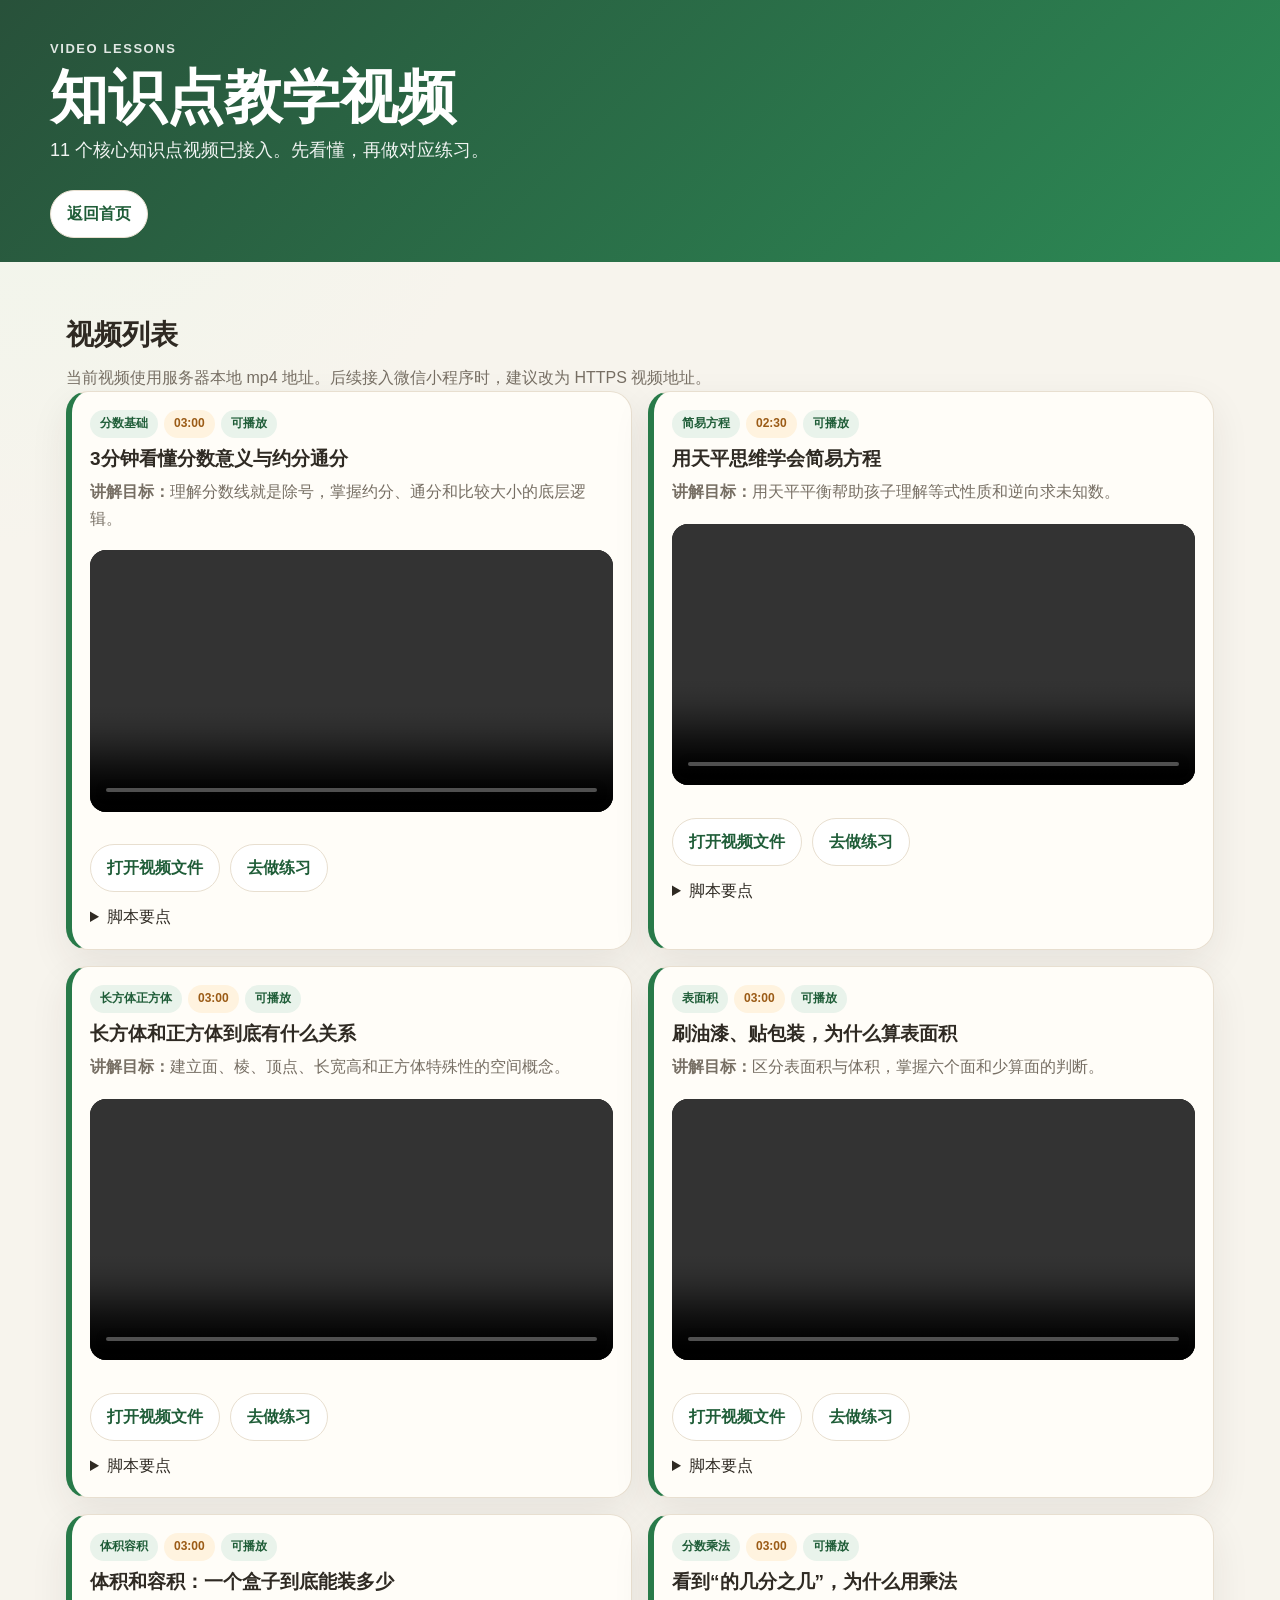
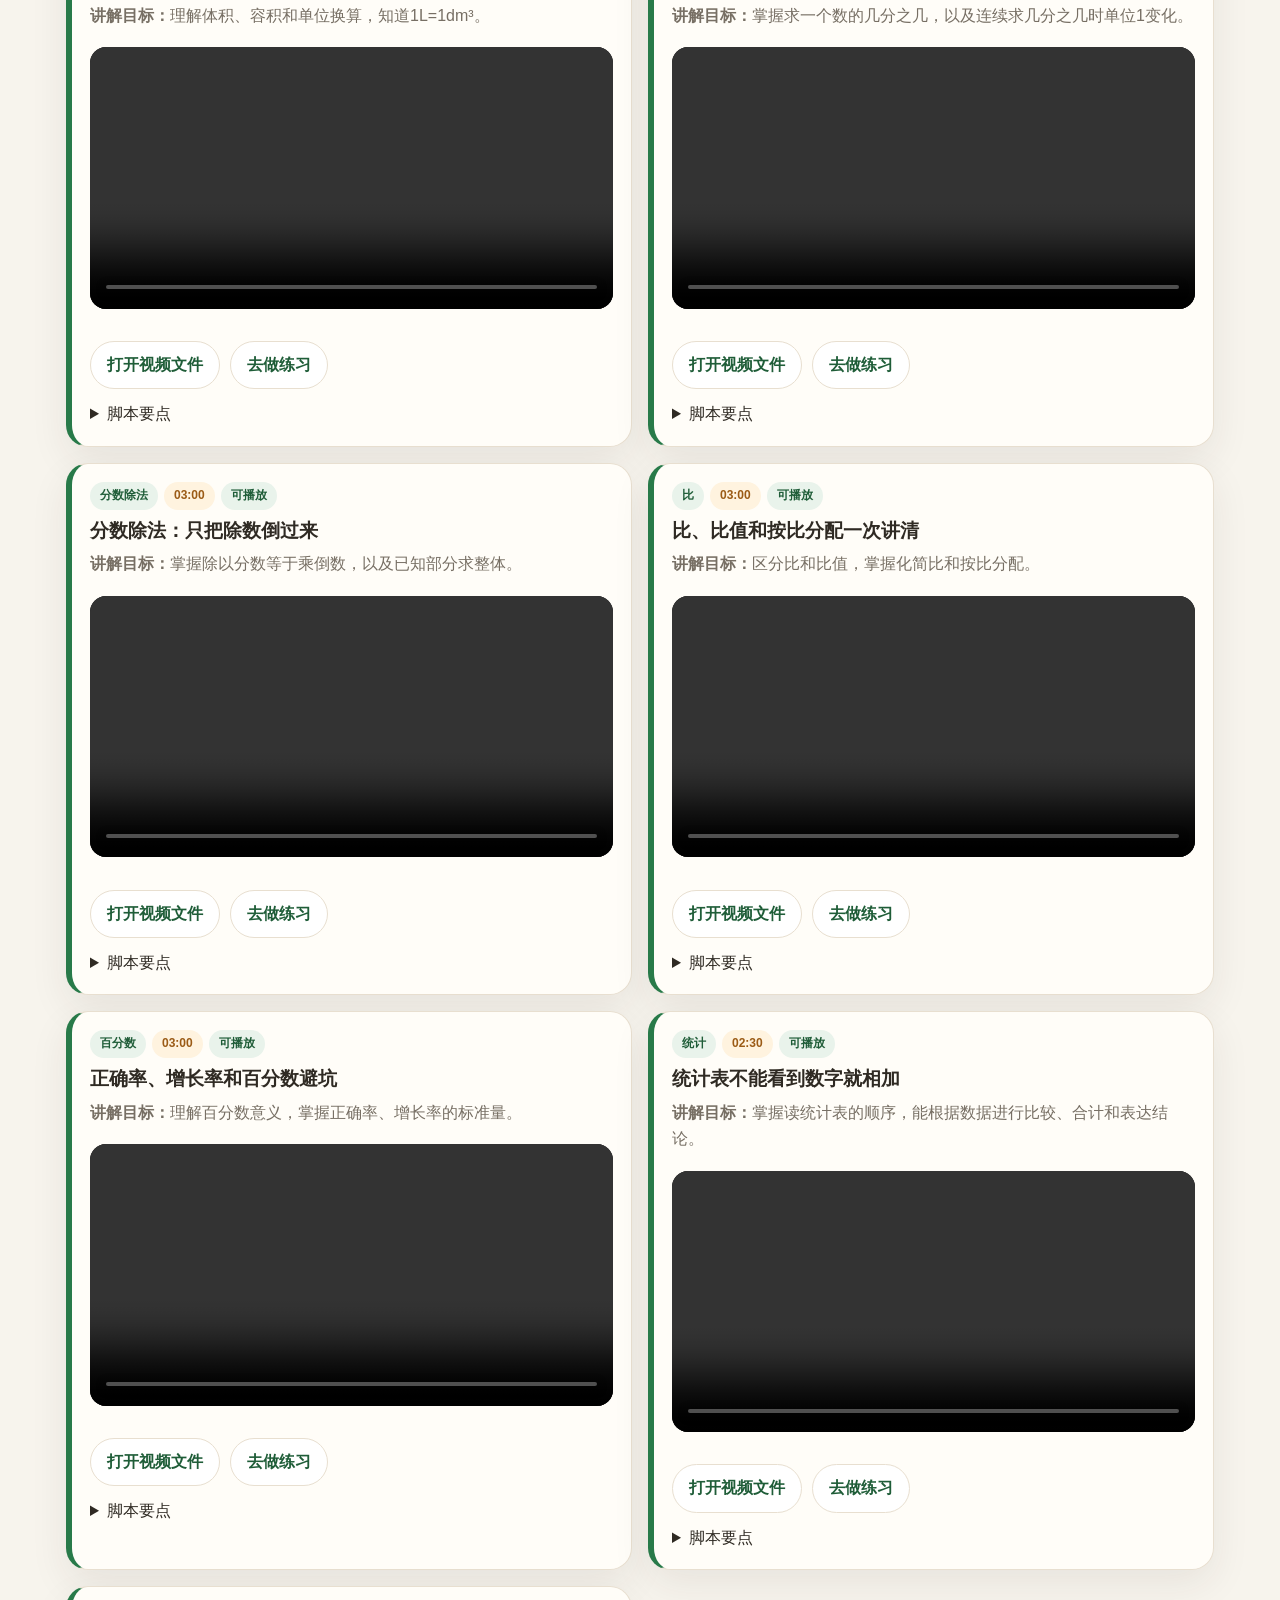
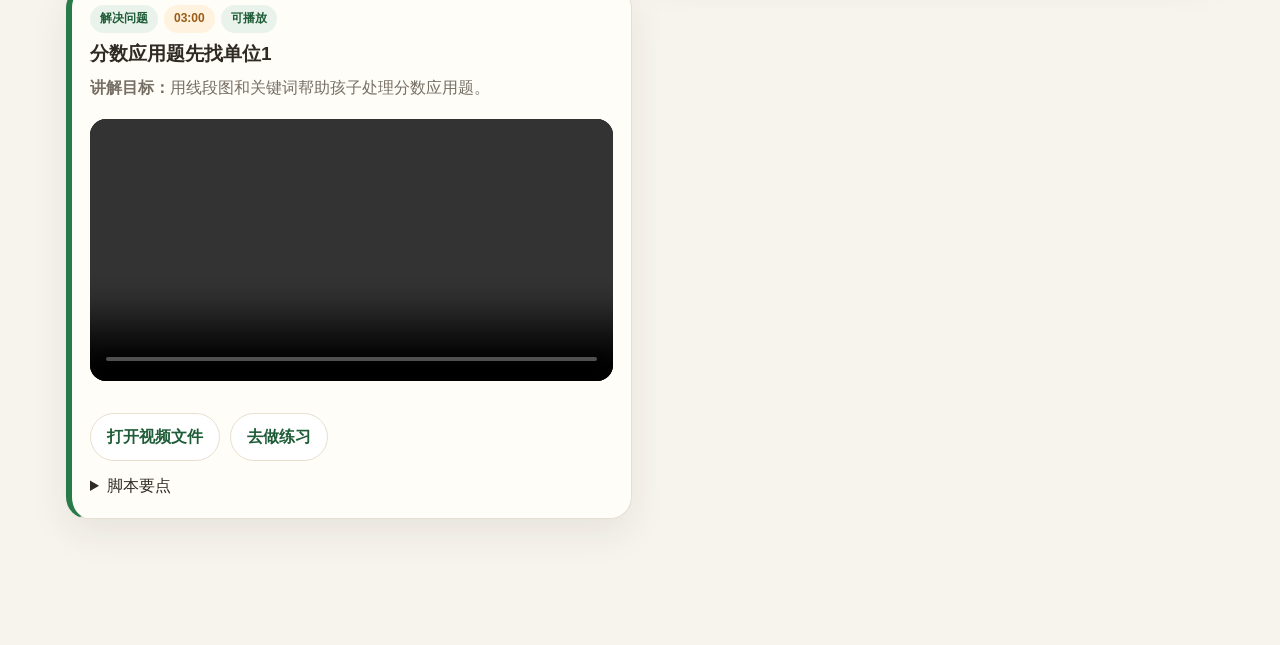
<file: web/video-lessons.html>
<!doctype html>
<html lang="zh-CN">
<head>
  <meta charset="utf-8">
  <meta name="viewport" content="width=device-width, initial-scale=1">
  <title>知识点教学视频｜五升六数学桥</title>
  <link rel="stylesheet" href="css/style.css?v=0.4.1">
  <style>
    .video-card{border-left:6px solid var(--primary);scroll-margin-top:90px}
    .lesson-video{width:100%;border-radius:16px;margin:12px 0;background:#111}
    .video-placeholder{margin:12px 0;padding:14px;border-radius:16px;background:#fff7e8;color:#6b4a22;font-weight:800}
    .video-meta{display:flex;flex-wrap:wrap;gap:6px;margin-bottom:8px}
    .video-actions{display:flex;flex-wrap:wrap;gap:10px;margin:12px 0}
  </style>
</head>
<body>
  <header class="app-header">
    <div class="header-inner">
      <div class="eyebrow">VIDEO LESSONS</div>
      <h1>知识点教学视频</h1>
      <p class="subtitle">11 个核心知识点视频已接入。先看懂，再做对应练习。</p>
      <div class="header-actions">
        <a class="btn secondary" href="index.html">返回首页</a>
      </div>
    </div>
  </header>
  <main>
    <section class="section">
      <h2>视频列表</h2>
      <p class="section-desc">当前视频使用服务器本地 mp4 地址。后续接入微信小程序时，建议改为 HTTPS 视频地址。</p>
      <div class="grid two" id="videoList"></div>
    </section>
  </main>
  <script src="js/videos.js?v=0.4.1"></script>
  <script>
    const list = window.MATH_BRIDGE_VIDEOS || [];
    const root = document.getElementById('videoList');
    root.innerHTML = list.map(item => `
      <article class="card video-card" id="${item.id}">
        <div class="video-meta"><span class="badge">${item.module}</span><span class="badge difficulty">${item.duration}</span><span class="badge ${item.url ? '' : 'hard'}">${item.url ? '可播放' : '待填链接'}</span></div>
        <h3>${item.title}</h3>
        <p class="muted"><strong>讲解目标：</strong>${item.objective}</p>
        ${item.url ? `<video class="lesson-video" controls preload="metadata" src="${item.url}"></video>` : `<div class="video-placeholder">视频已生成后，把 mp4 的 HTTPS 地址填入 url 字段。</div>`}
        <div class="video-actions"><a class="btn secondary" href="${item.url}" target="_blank" rel="noopener">打开视频文件</a><a class="btn secondary" href="index.html#practice">去做练习</a></div>
        <details><summary>脚本要点</summary><ol>${item.script.map(x => `<li>${x}</li>`).join('')}</ol></details>
      </article>
    `).join('');
  </script>
</body>
</html>
</file>
<file: web/css/style.css>
:root{--bg:#f7f4ed;--card:#fffdf8;--ink:#2f2a23;--muted:#776f64;--line:#e8dfd0;--primary:#287a49;--primary-dark:#1f5d38;--accent:#e28b2d;--blue:#2f78a8;--yellow:#d9a622;--red:#bc4d42;--soft:#e9f3eb;--danger:#b7504a;--shadow:0 14px 38px rgba(48,42,32,.08)}
*{box-sizing:border-box}html{scroll-behavior:smooth}body{margin:0;font-family:-apple-system,BlinkMacSystemFont,'Segoe UI','PingFang SC','Microsoft YaHei',sans-serif;background:radial-gradient(circle at top left,#eef6ea 0,transparent 34rem),var(--bg);color:var(--ink);line-height:1.65}a{color:var(--primary-dark)}button,select,textarea,input{font:inherit}.app-header{padding:38px 18px 24px;background:linear-gradient(135deg,#28513a,#2c8a55);color:white}.header-inner{max-width:1180px;margin:0 auto}.eyebrow{opacity:.86;font-weight:800;letter-spacing:.12em;font-size:13px}.app-header h1{margin:8px 0;font-size:clamp(34px,6vw,58px);line-height:1.05}.subtitle{max-width:850px;margin:0;font-size:18px;opacity:.93}.header-actions{display:flex;flex-wrap:wrap;gap:12px;margin-top:24px}.top-nav{position:sticky;top:0;z-index:50;display:flex;gap:6px;overflow-x:auto;padding:10px max(12px,calc((100vw - 1180px)/2));border-bottom:1px solid var(--line);background:rgba(255,253,248,.94);backdrop-filter:blur(12px)}.top-nav a{white-space:nowrap;padding:8px 12px;border-radius:999px;color:var(--ink);text-decoration:none;font-weight:800;font-size:14px}.top-nav a:hover{background:var(--soft)}main{max-width:1180px;margin:0 auto;padding:22px 16px 80px}.section{margin:28px 0 46px;scroll-margin-top:70px}.section-head{display:flex;justify-content:space-between;align-items:end;gap:18px;margin-bottom:16px}.section h2{margin:0;font-size:28px}.section-desc{margin:6px 0 0;color:var(--muted)}.bridge-banner{margin:14px 0 6px;padding:14px 16px;border-left:6px solid var(--accent);border-radius:16px;background:#fff7e8;color:#5a4532;font-weight:900;box-shadow:0 10px 28px rgba(48,42,32,.06)}.grid{display:grid;gap:16px}.grid.two{grid-template-columns:repeat(2,minmax(0,1fr))}.grid.three{grid-template-columns:repeat(3,minmax(0,1fr))}.grid.auto{grid-template-columns:repeat(auto-fit,minmax(210px,1fr))}.card{background:var(--card);border:1px solid var(--line);border-radius:22px;padding:18px;box-shadow:var(--shadow)}.card h3{margin:0 0 8px;font-size:19px;line-height:1.35}.card p{margin:6px 0}.small{font-size:13px}.muted{color:var(--muted)}.btn{border:0;border-radius:999px;padding:10px 16px;background:var(--primary);color:white;cursor:pointer;font-weight:900;box-shadow:0 8px 20px rgba(49,84,58,.18);text-decoration:none;display:inline-flex;align-items:center;justify-content:center;min-height:42px}.btn.secondary{background:#fff;color:var(--primary-dark);border:1px solid var(--line);box-shadow:none}.btn.warning{background:var(--danger)}.btn.compact{min-height:34px;padding:7px 12px;margin-top:10px}.badge{display:inline-flex;align-items:center;gap:4px;padding:4px 10px;border-radius:999px;background:var(--soft);color:var(--primary-dark);font-size:12px;font-weight:900}.badge.difficulty{background:#fff3df;color:#9b5b16}.badge.hard{background:#fae7e5;color:#9b332e}.score-badge{min-height:42px}.progress-wrap{display:grid;grid-template-columns:1fr auto;gap:10px;align-items:center}.progress-bar{height:12px;border-radius:999px;background:#e7ddce;overflow:hidden}.progress-bar span{display:block;height:100%;background:linear-gradient(90deg,var(--primary),var(--accent));width:0;transition:width .25s}.stat-card h3{font-size:30px;color:var(--primary-dark)}.timeline{display:grid;gap:12px}.week-card{display:grid;grid-template-columns:70px 1fr;gap:14px;align-items:start}.week-num{width:58px;height:58px;border-radius:18px;display:grid;place-items:center;background:var(--soft);color:var(--primary-dark);font-weight:900}.block-card{position:relative;overflow:hidden;border-top:6px solid var(--primary)}.block-card.blue{border-top-color:var(--blue)}.block-card.yellow{border-top-color:var(--yellow)}.block-card.red{border-top-color:var(--red)}.block-icon{width:44px;height:44px;border-radius:16px;display:grid;place-items:center;background:#f1f7ef;font-size:24px;margin-bottom:10px}.map-grid{display:grid;gap:18px}.map-group{background:rgba(255,255,255,.42);border:1px solid var(--line);border-radius:24px;padding:16px}.map-group>h3{margin:0 0 12px;font-size:22px}.map-group-grid{display:grid;grid-template-columns:repeat(auto-fit,minmax(240px,1fr));gap:14px}.knowledge-card{position:relative;overflow:hidden}.card-tags{display:flex;flex-wrap:wrap;gap:6px;margin:10px 0}.checklist{padding-left:18px;margin:8px 0 12px}.connection{border-left:4px solid var(--accent);padding-left:10px;color:#5a4532}.done-check{display:flex;gap:8px;align-items:center;margin-top:12px;font-weight:800}.table-wrap{overflow-x:auto;border:1px solid var(--line);border-radius:18px;background:var(--card);box-shadow:var(--shadow)}table{width:100%;border-collapse:collapse;min-width:820px}th,td{padding:12px 14px;border-bottom:1px solid var(--line);text-align:left;vertical-align:top}th{background:#f1eadf;font-weight:900}tr:last-child td{border-bottom:0}.filters{position:sticky;top:48px;z-index:20;display:flex;flex-wrap:wrap;gap:10px;margin-bottom:16px;padding:10px;border:1px solid var(--line);border-radius:22px;background:rgba(255,253,248,.96);backdrop-filter:blur(12px)}.filters select{border:1px solid var(--line);border-radius:999px;padding:10px 14px;background:white;min-height:42px}.exercise-card{border-left:6px solid var(--primary)}.exercise-card .question{font-size:20px;font-weight:900;margin:12px 0}.answer-row{display:grid;grid-template-columns:1fr auto;gap:10px;align-items:center;margin:12px 0}.answer-input{width:100%;min-height:44px;border:1px solid var(--line);border-radius:14px;padding:10px 12px;background:white}.feedback{display:none;margin:10px 0;padding:10px 12px;border-radius:14px;font-weight:900}.feedback.ok{display:block;background:#e7f5e7;color:var(--primary-dark)}.feedback.bad{display:block;background:#fae7e5;color:#8c2b25}.answer-box{display:none;margin-top:12px;padding:14px;background:#f5efe4;border-radius:16px}.answer-box.show{display:block}.exercise-actions{display:flex;flex-wrap:wrap;gap:10px;margin-top:14px}.life-card{border-left:5px solid var(--primary)}.life-card .scene{color:var(--accent);font-weight:900}.pitfall-card{border-left:5px solid var(--danger)}.wrong{background:#fae9e7;padding:10px;border-radius:12px}.correct{background:#eaf4e7;padding:10px;border-radius:12px}.tip{font-weight:900;color:var(--primary-dark)}.notes-area{width:100%;min-height:120px;border:1px solid var(--line);border-radius:16px;padding:12px;background:white}.footer{padding:32px 16px;color:var(--muted);text-align:center;border-top:1px solid var(--line)}
@media(max-width:860px){.grid.two,.grid.three{grid-template-columns:1fr}.section-head{display:block}.app-header{padding:28px 16px 20px}.app-header h1{font-size:34px}.subtitle{font-size:15px}main{padding:14px 12px 82px}.section{margin:22px 0 34px}.section h2{font-size:24px}.card{border-radius:20px;padding:16px}.week-card{grid-template-columns:52px 1fr}.week-num{width:46px;height:46px;border-radius:14px;font-size:13px}.top-nav{bottom:0;top:auto;position:fixed;width:100%;padding:8px 10px 12px;border-top:1px solid var(--line);border-bottom:0;box-shadow:0 -8px 24px rgba(0,0,0,.08)}.top-nav a{font-size:13px;padding:8px 10px;background:#fff}.filters{top:0;border-radius:18px;margin-left:-2px;margin-right:-2px}.filters select,.filters .btn,.filters .badge{flex:1 1 auto}.answer-row{grid-template-columns:1fr}.answer-row .btn{width:100%}.exercise-card .question{font-size:18px}table{min-width:760px}}
@media(max-width:420px){.header-actions .btn{width:100%}.progress-wrap{grid-template-columns:1fr}.map-group{padding:12px}.map-group-grid{grid-template-columns:1fr}.card-tags .badge{font-size:11px}}
@media print{.top-nav,.header-actions,.filters,.exercise-actions,#randomBtn,#resetBtn{display:none!important}body{background:white}.card{box-shadow:none;break-inside:avoid}}
</file>
